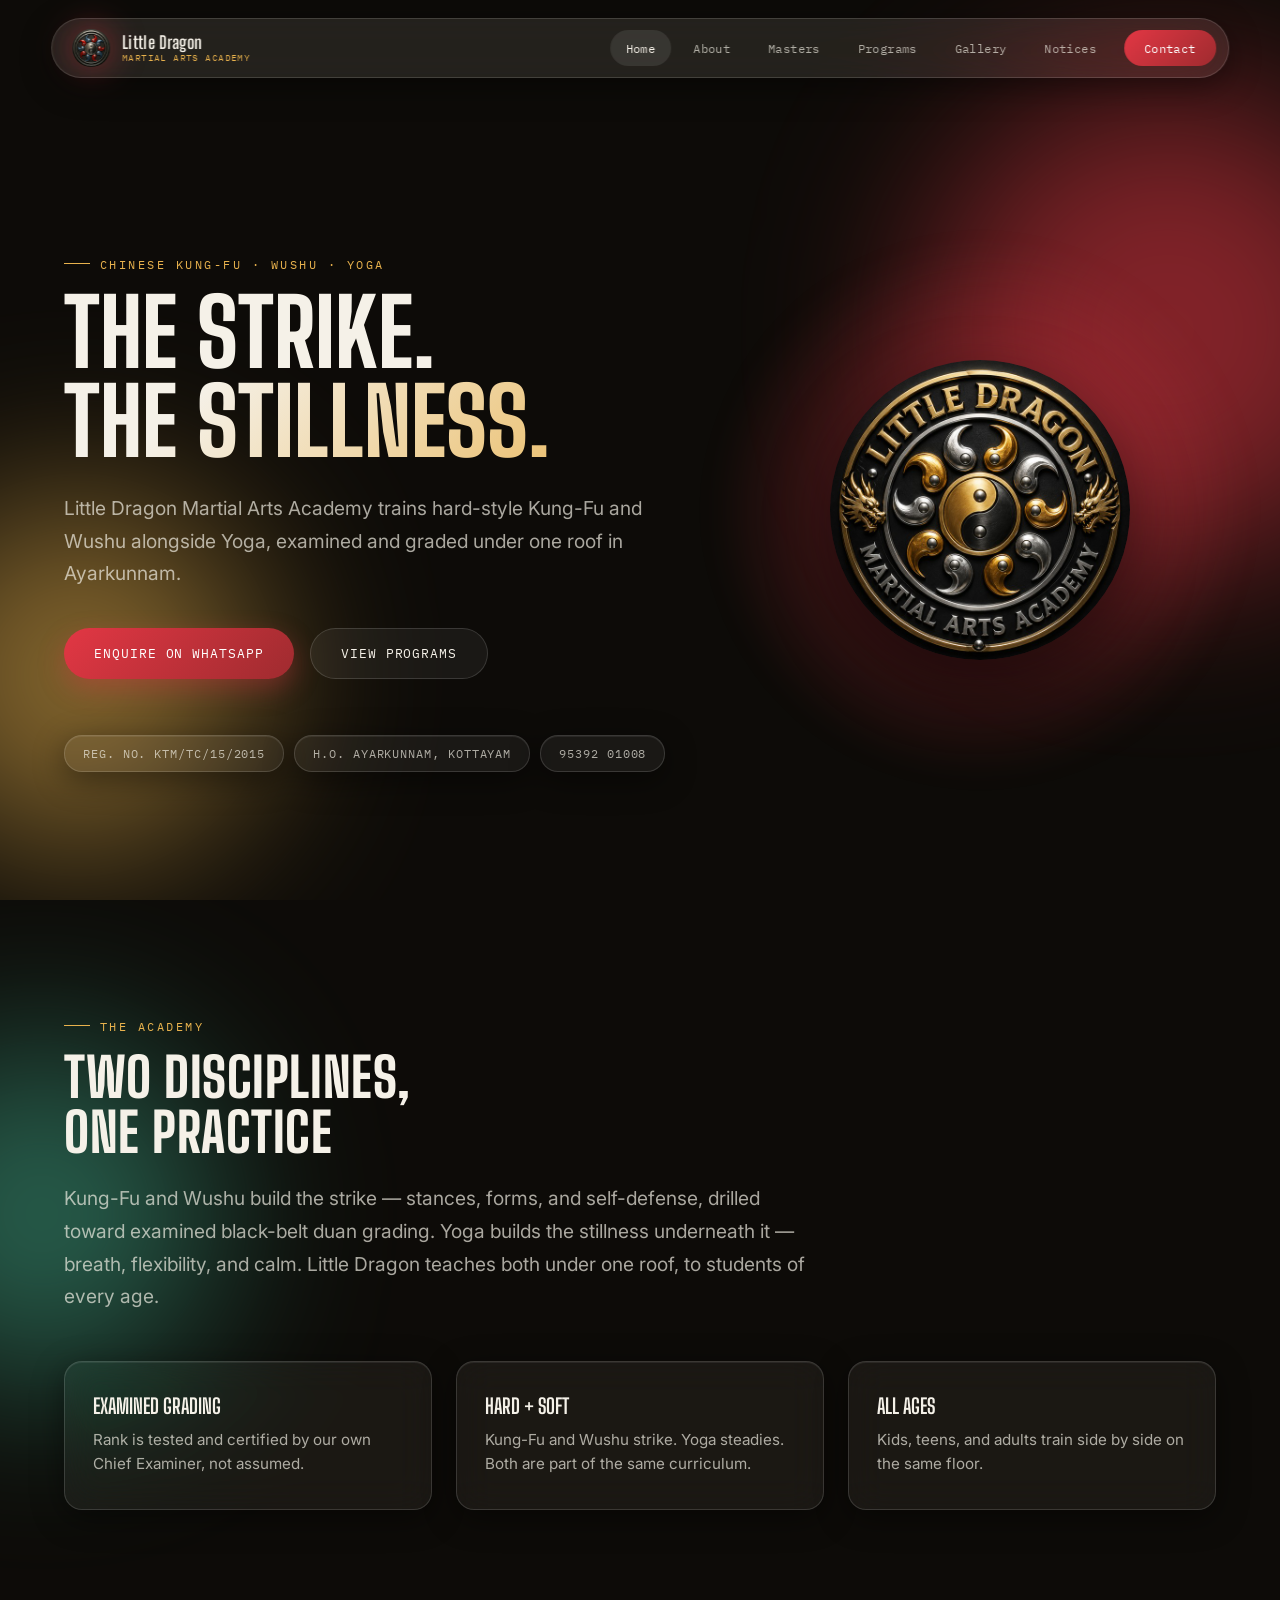
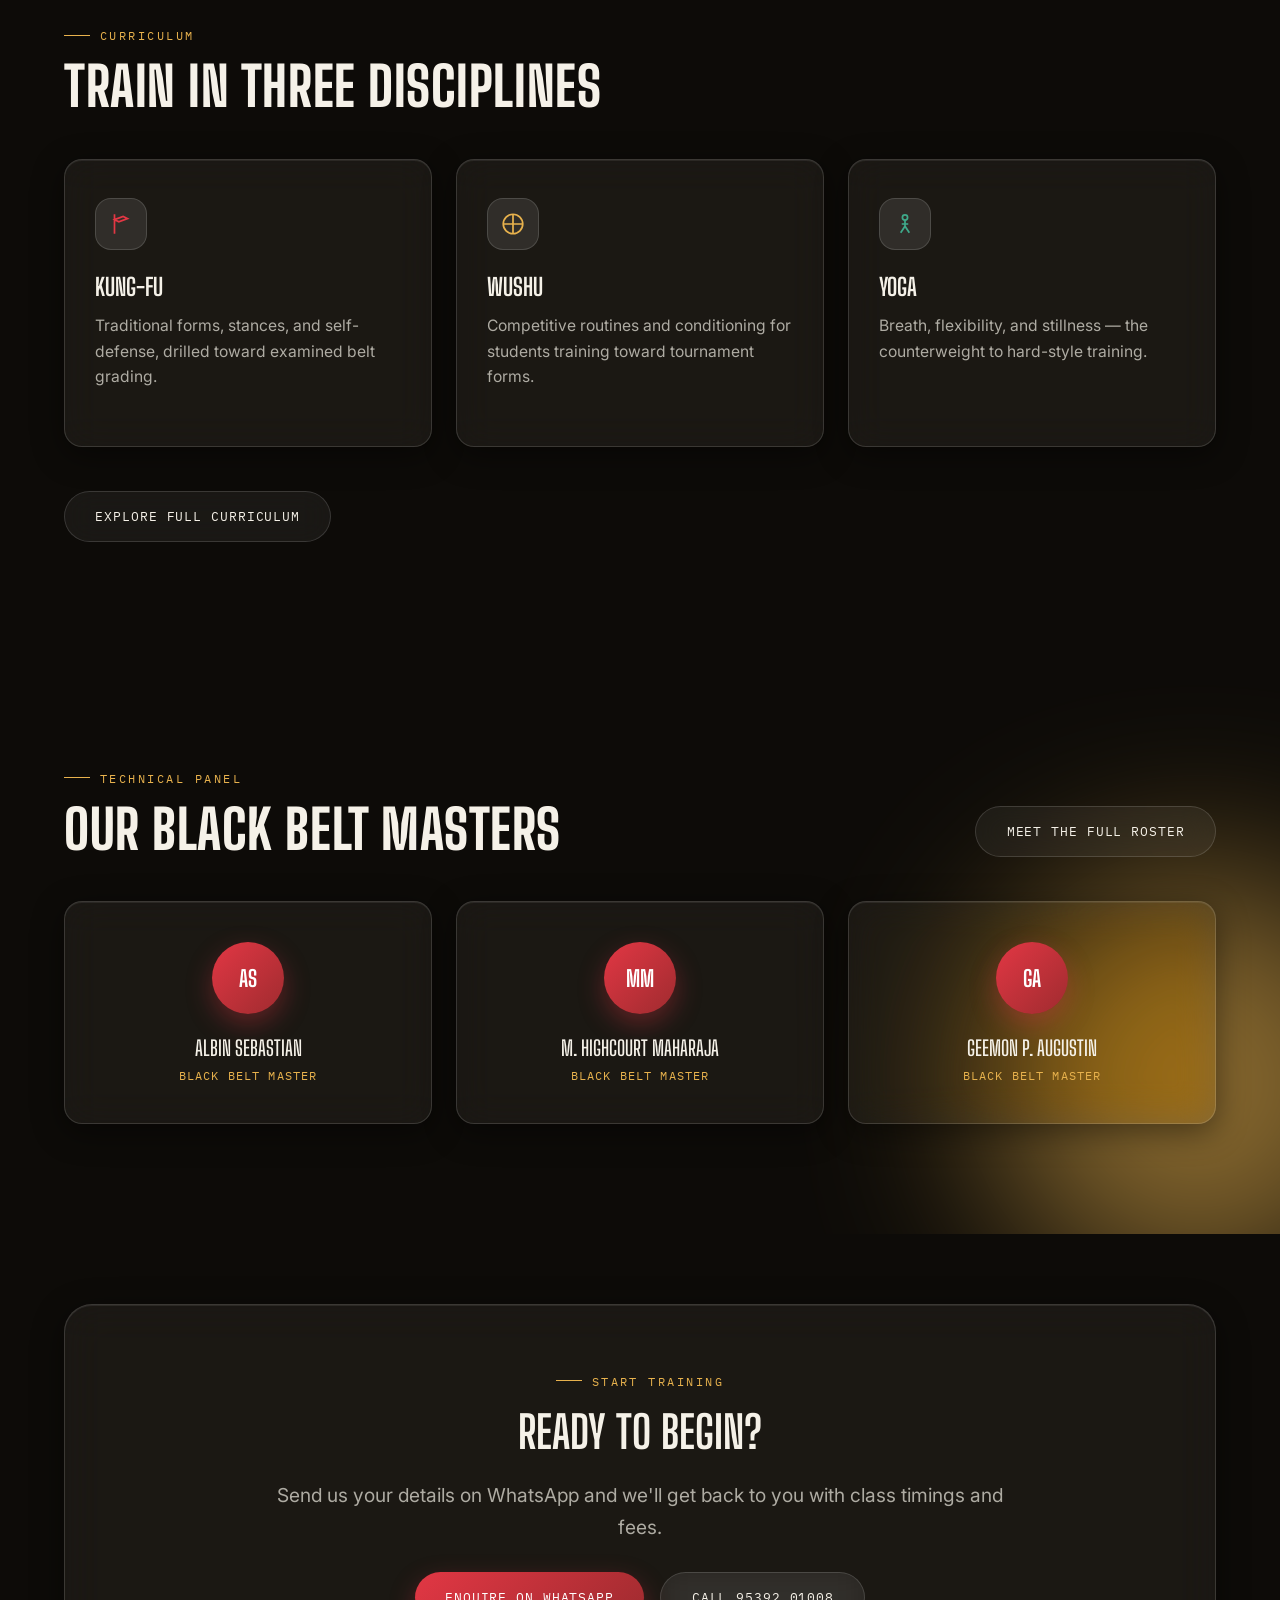
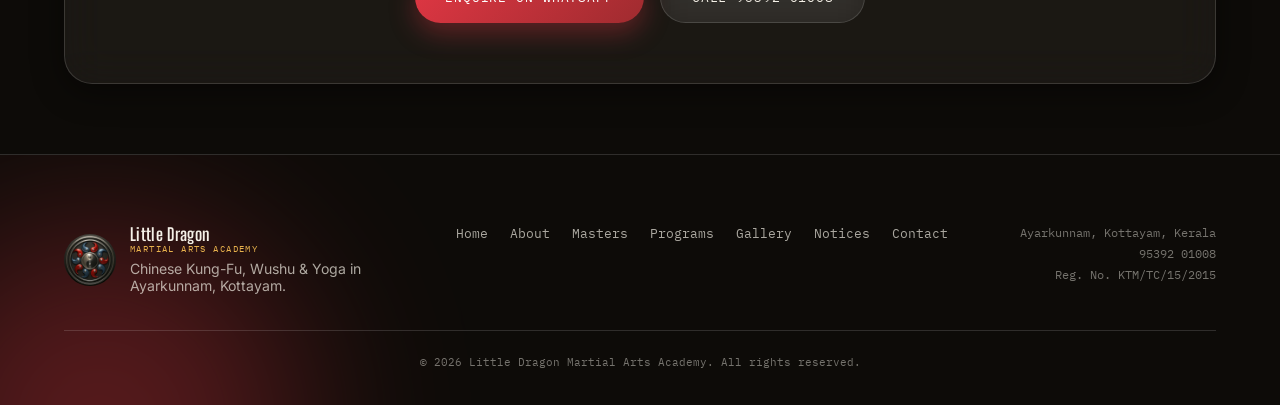
<file: index.html>
<!DOCTYPE html>
<html lang="en">
<head>
<meta charset="UTF-8">
<meta name="viewport" content="width=device-width, initial-scale=1">
<title>Little Dragon Martial Arts Academy | Chinese Kung-Fu, Wushu &amp; Yoga — Ayarkunnam</title>
<meta name="description" content="Little Dragon Martial Arts Academy in Ayarkunnam, Kottayam teaches Chinese Kung-Fu, Wushu and Yoga under certified black belt masters. Reg. No. KTM/TC/15/2015.">
<link rel="preconnect" href="https://fonts.googleapis.com">
<link rel="preconnect" href="https://fonts.gstatic.com" crossorigin>
<link href="https://fonts.googleapis.com/css2?family=Big+Shoulders+Display:wght@400;500;600;700;800;900&amp;family=Inter:wght@400;500;600;700&amp;family=IBM+Plex+Mono:wght@400;500;600&amp;display=swap" rel="stylesheet">
<link rel="stylesheet" href="css/style.css">
<link rel="icon" type="image/png" href="media/logo/favicon.png">
</head>
<body data-page="home">

<!-- ===== SPLASH (home page only) ===== -->
<div id="splash">
  <div class="glow-orb glow-crimson" style="width:420px;height:420px; top:-120px; left:-100px;"></div>
  <div class="glow-orb glow-gold" style="width:380px;height:380px; bottom:-140px; right:-100px;"></div>
  <span class="splash-logo"><img class="seal-mark" src="media/logo/logo-full.jpg" alt="Little Dragon Martial Arts Academy"></span>
  <h1 class="splash-name">Little Dragon</h1>
  <p class="splash-sub">Martial Arts Academy</p>
</div>

<!-- ===== NAV ===== -->
<nav id="nav">
  <div class="nav-inner">
    <a href="index.html" class="brand">
      <span class="logo-mark"><img class="seal-mark small" src="media/logo/logo-icon.jpg" alt="Little Dragon Martial Arts Academy"></span>
      <span class="brand-text">
        <span class="brand-name">Little Dragon</span>
        <span class="brand-sub">MARTIAL ARTS ACADEMY</span>
      </span>
    </a>
    <button id="navToggle" class="nav-toggle" aria-label="Toggle menu" aria-expanded="false">
      <span></span><span></span><span></span>
    </button>
    <div class="nav-links" id="navLinks">
      <a href="index.html" class="active">Home</a>
      <a href="about.html">About</a>
      <a href="masters.html">Masters</a>
      <a href="programs.html">Programs</a>
      <a href="gallery.html">Gallery</a>
      <a href="notices.html">Notices</a>
      <a href="contact.html" class="nav-cta">Contact</a>
    </div>
  </div>
</nav>

<!-- ===== HERO ===== -->
<header class="hero">
  <div class="glow-orb glow-crimson" style="width:480px;height:480px; top:10%; right:-10%;"></div>
  <div class="glow-orb glow-gold" style="width:360px;height:360px; bottom:5%; left:-8%;"></div>
  <div class="hero-inner">
    <div class="hero-text">
      <p class="eyebrow">Chinese Kung-Fu &middot; Wushu &middot; Yoga</p>
      <h1 class="hero-title">
        <span class="line line-1">The Strike.</span>
        <span class="line line-2 grad-text">The Stillness.</span>
      </h1>
      <p class="hero-sub">Little Dragon Martial Arts Academy trains hard-style Kung-Fu and Wushu alongside Yoga, examined and graded under one roof in Ayarkunnam.</p>
      <div class="hero-ctas">
        <a href="contact.html" class="btn btn-glow">Enquire on WhatsApp</a>
        <a href="programs.html" class="btn btn-glass">View Programs</a>
      </div>
      <div class="hero-stats">
        <div class="stat-strip">
          <span class="stat-chip glass-card" style="padding:10px 18px;">REG. NO. KTM/TC/15/2015</span>
          <span class="stat-chip glass-card" style="padding:10px 18px;">H.O. AYARKUNNAM, KOTTAYAM</span>
          <span class="stat-chip glass-card" style="padding:10px 18px;">95392 01008</span>
        </div>
      </div>
    </div>
    <div class="hero-visual">
      <span class="logo-mark"><img class="seal-mark large" src="media/logo/logo-full.jpg" alt="Little Dragon Martial Arts Academy"></span>
    </div>
  </div>
</header>

<main>

  <!-- ===== PILLARS ===== -->
  <section class="section">
    <div class="glow-orb glow-jade" style="width:340px;height:340px; top:20%; left:-10%;"></div>
    <div class="container">
      <div class="reveal">
        <p class="eyebrow">The Academy</p>
        <h2 class="section-title">Two Disciplines,<br>One Practice</h2>
        <p class="lead">Kung-Fu and Wushu build the strike — stances, forms, and self-defense, drilled toward examined black-belt duan grading. Yoga builds the stillness underneath it — breath, flexibility, and calm. Little Dragon teaches both under one roof, to students of every age.</p>
      </div>
      <div class="home-intro-grid stagger">
        <div class="glass-card reveal">
          <h3>Examined Grading</h3>
          <p>Rank is tested and certified by our own Chief Examiner, not assumed.</p>
        </div>
        <div class="glass-card reveal">
          <h3>Hard + Soft</h3>
          <p>Kung-Fu and Wushu strike. Yoga steadies. Both are part of the same curriculum.</p>
        </div>
        <div class="glass-card reveal">
          <h3>All Ages</h3>
          <p>Kids, teens, and adults train side by side on the same floor.</p>
        </div>
      </div>
    </div>
  </section>

  <!-- ===== PROGRAMS TEASER ===== -->
  <section class="section" style="padding-top:0;">
    <div class="container">
      <div class="reveal">
        <p class="eyebrow">Curriculum</p>
        <h2 class="section-title">Train In Three Disciplines</h2>
      </div>
      <div class="programs-grid stagger">
        <div class="program-card glass-card reveal">
          <div class="program-icon"><svg viewBox="0 0 24 24" fill="none" stroke="#E23744" stroke-width="1.6"><path d="M6 3v18M6 8l8-3 4 2-8 3z"/></svg></div>
          <h3>Kung-Fu</h3>
          <p>Traditional forms, stances, and self-defense, drilled toward examined belt grading.</p>
        </div>
        <div class="program-card glass-card reveal">
          <div class="program-icon"><svg viewBox="0 0 24 24" fill="none" stroke="#E8B24D" stroke-width="1.6"><circle cx="12" cy="12" r="9"/><path d="M12 3v18M3 12h18"/></svg></div>
          <h3>Wushu</h3>
          <p>Competitive routines and conditioning for students training toward tournament forms.</p>
        </div>
        <div class="program-card glass-card reveal">
          <div class="program-icon"><svg viewBox="0 0 24 24" fill="none" stroke="#3FA98A" stroke-width="1.6"><circle cx="12" cy="6" r="2.4"/><path d="M12 8.4V14M8 20l4-6 4 6M9 12h6"/></svg></div>
          <h3>Yoga</h3>
          <p>Breath, flexibility, and stillness — the counterweight to hard-style training.</p>
        </div>
      </div>
      <div style="margin-top:44px;">
        <a href="programs.html" class="btn btn-glass">Explore Full Curriculum</a>
      </div>
    </div>
  </section>

  <!-- ===== MASTERS TEASER ===== -->
  <section class="section">
    <div class="glow-orb glow-gold" style="width:420px;height:420px; bottom:-10%; right:-10%;"></div>
    <div class="container">
      <div class="reveal" style="display:flex; flex-wrap:wrap; justify-content:space-between; align-items:flex-end; gap:20px; margin-bottom:20px;">
        <div>
          <p class="eyebrow">Technical Panel</p>
          <h2 class="section-title" style="margin-bottom:0;">Our Black Belt Masters</h2>
        </div>
        <a href="masters.html" class="btn btn-glass">Meet the Full Roster</a>
      </div>
      <div class="masters-grid stagger">
        <div class="master-card glass-card reveal">
          <span class="master-badge">AS</span>
          <span class="master-name">Albin Sebastian</span>
          <span class="master-title">Black Belt Master</span>
        </div>
        <div class="master-card glass-card reveal">
          <span class="master-badge">MM</span>
          <span class="master-name">M. Highcourt Maharaja</span>
          <span class="master-title">Black Belt Master</span>
        </div>
        <div class="master-card glass-card reveal">
          <span class="master-badge">GA</span>
          <span class="master-name">Geemon P. Augustin</span>
          <span class="master-title">Black Belt Master</span>
        </div>
      </div>
    </div>
  </section>

  <!-- ===== FINAL CTA ===== -->
  <section class="section-sm">
    <div class="container">
      <div class="glass home-cta reveal">
        <p class="eyebrow" style="justify-content:center;">Start Training</p>
        <h2>Ready To Begin?</h2>
        <p class="lead" style="margin-inline:auto; text-align:center;">Send us your details on WhatsApp and we'll get back to you with class timings and fees.</p>
        <div class="btn-row" style="margin-top:28px;">
          <a href="contact.html" class="btn btn-glow">Enquire on WhatsApp</a>
          <a href="tel:+919539201008" class="btn btn-glass">Call 95392 01008</a>
        </div>
      </div>
    </div>
  </section>

</main>

<!-- ===== FOOTER ===== -->
<footer>
  <div class="glow-orb glow-crimson" style="width:400px;height:400px; bottom:-220px; left:-100px; opacity:.35;"></div>
  <div class="container">
    <div class="footer-inner">
      <div class="footer-brand">
        <img class="seal-mark medium" src="media/logo/logo-icon.jpg" alt="Little Dragon Martial Arts Academy">
        <div>
          <div class="brand-text">
            <span class="brand-name">Little Dragon</span>
            <span class="brand-sub">MARTIAL ARTS ACADEMY</span>
          </div>
          <p>Chinese Kung-Fu, Wushu &amp; Yoga in Ayarkunnam, Kottayam.</p>
        </div>
      </div>
      <nav class="footer-links">
        <a href="index.html">Home</a>
        <a href="about.html">About</a>
        <a href="masters.html">Masters</a>
        <a href="programs.html">Programs</a>
        <a href="gallery.html">Gallery</a>
        <a href="notices.html">Notices</a>
        <a href="contact.html">Contact</a>
      </nav>
      <div class="footer-meta">
        <span>Ayarkunnam, Kottayam, Kerala</span>
        <span>95392 01008</span>
        <span>Reg. No. KTM/TC/15/2015</span>
      </div>
    </div>
    <div class="footer-bottom">&copy; 2026 Little Dragon Martial Arts Academy. All rights reserved.</div>
  </div>
</footer>

<script src="js/main.js"></script>
</body>
</html>
</file>
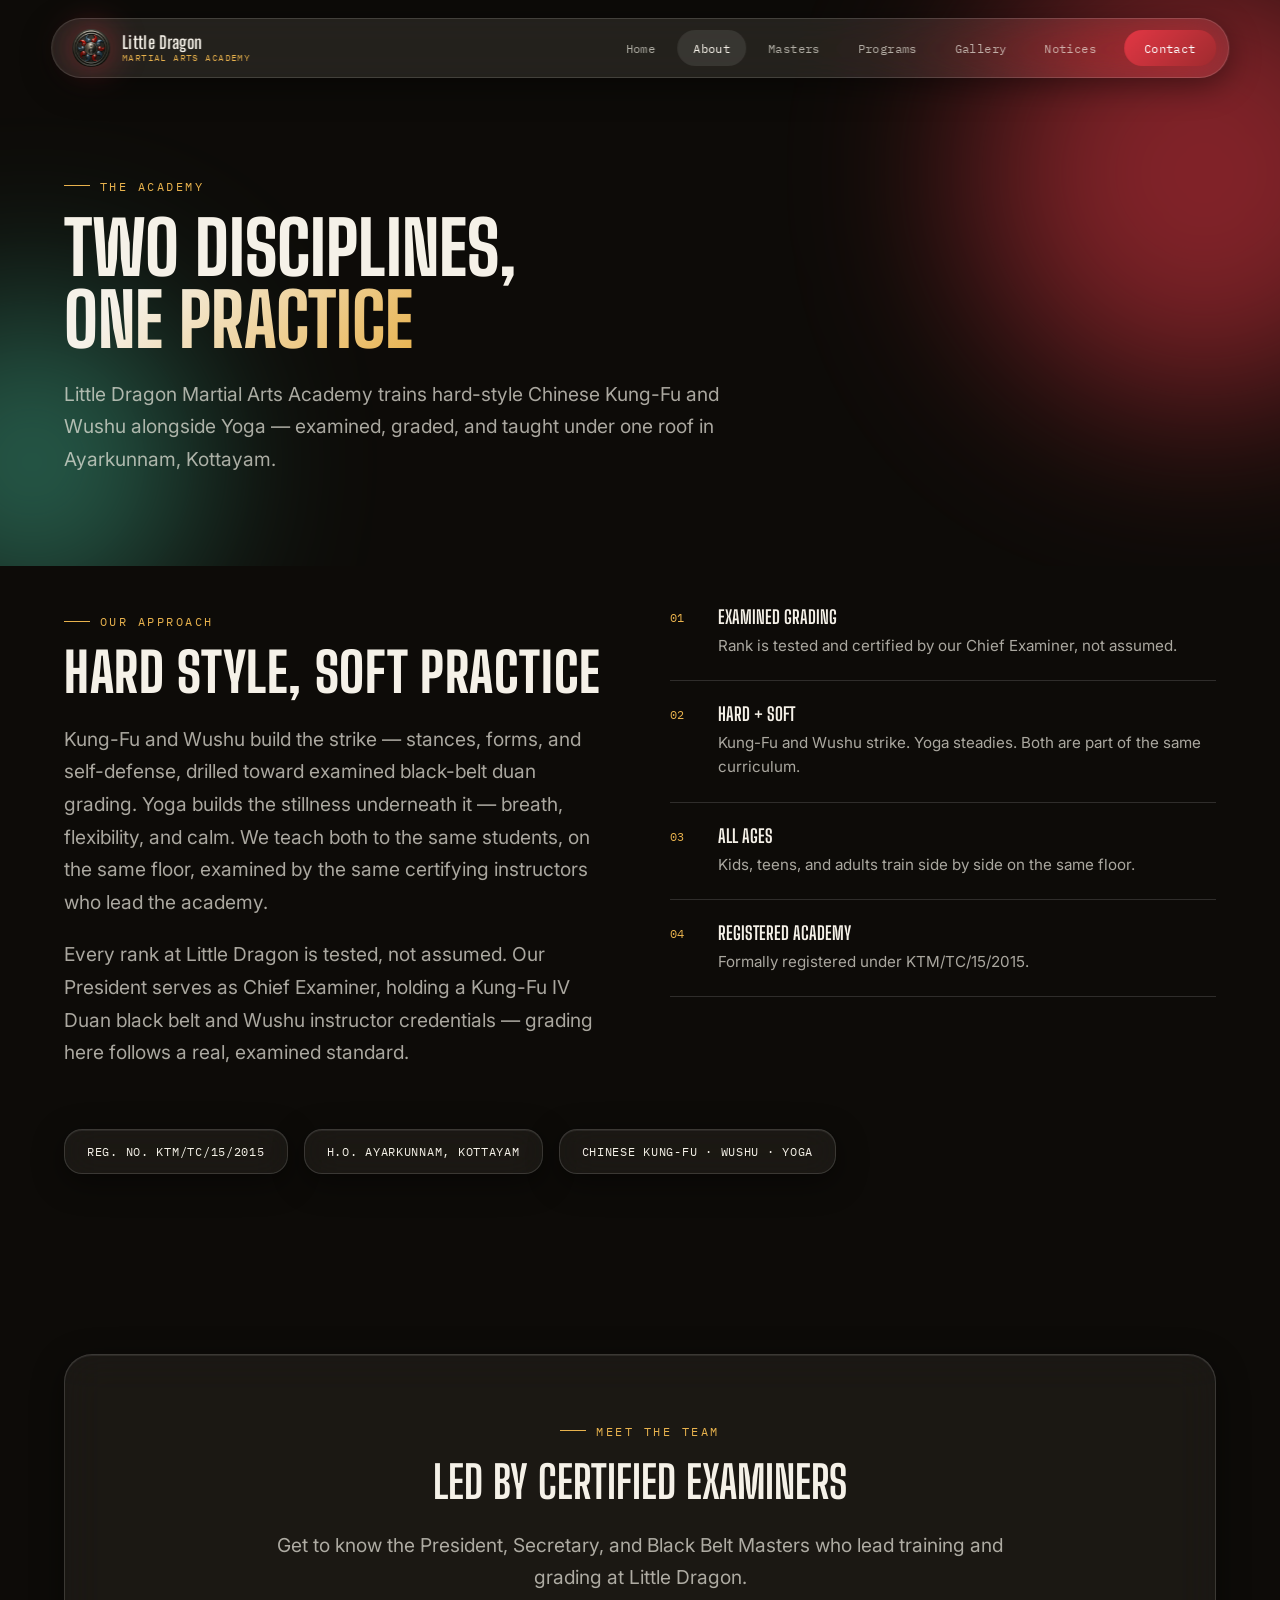
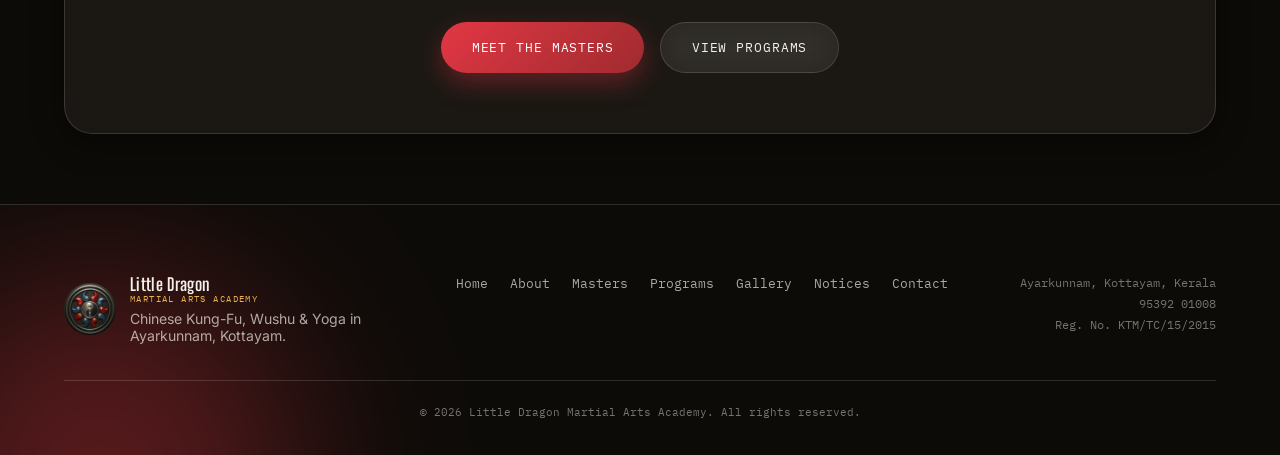
<file: about.html>
<!DOCTYPE html>
<html lang="en">
<head>
<meta charset="UTF-8">
<meta name="viewport" content="width=device-width, initial-scale=1">
<title>About | Little Dragon Martial Arts Academy</title>
<meta name="description" content="Little Dragon Martial Arts Academy in Ayarkunnam, Kottayam — Chinese Kung-Fu, Wushu and Yoga taught under one roof, examined and graded by certified black belt instructors.">
<link rel="preconnect" href="https://fonts.googleapis.com">
<link rel="preconnect" href="https://fonts.gstatic.com" crossorigin>
<link href="https://fonts.googleapis.com/css2?family=Big+Shoulders+Display:wght@400;500;600;700;800;900&amp;family=Inter:wght@400;500;600;700&amp;family=IBM+Plex+Mono:wght@400;500;600&amp;display=swap" rel="stylesheet">
<link rel="stylesheet" href="css/style.css">
<link rel="icon" type="image/png" href="media/logo/favicon.png">
</head>
<body data-page="about">

<nav id="nav">
  <div class="nav-inner">
    <a href="index.html" class="brand">
      <span class="logo-mark"><img class="seal-mark small" src="media/logo/logo-icon.jpg" alt="Little Dragon Martial Arts Academy"></span>
      <span class="brand-text">
        <span class="brand-name">Little Dragon</span>
        <span class="brand-sub">MARTIAL ARTS ACADEMY</span>
      </span>
    </a>
    <button id="navToggle" class="nav-toggle" aria-label="Toggle menu" aria-expanded="false">
      <span></span><span></span><span></span>
    </button>
    <div class="nav-links" id="navLinks">
      <a href="index.html">Home</a>
      <a href="about.html" class="active">About</a>
      <a href="masters.html">Masters</a>
      <a href="programs.html">Programs</a>
      <a href="gallery.html">Gallery</a>
      <a href="notices.html">Notices</a>
      <a href="contact.html" class="nav-cta">Contact</a>
    </div>
  </div>
</nav>

<header class="page-hero">
  <div class="glow-orb glow-crimson" style="width:460px;height:460px; top:-10%; right:-12%;"></div>
  <div class="glow-orb glow-jade" style="width:320px;height:320px; bottom:-10%; left:-10%;"></div>
  <div class="container">
    <div class="reveal">
      <p class="eyebrow">The Academy</p>
      <h1>Two Disciplines,<br><span class="grad-text">One Practice</span></h1>
      <p class="lead">Little Dragon Martial Arts Academy trains hard-style Chinese Kung-Fu and Wushu alongside Yoga — examined, graded, and taught under one roof in Ayarkunnam, Kottayam.</p>
    </div>
  </div>
</header>

<main>

  <section class="section" style="padding-top:20px;">
    <div class="container">
      <div class="about-grid">
        <div class="reveal">
          <p class="eyebrow">Our Approach</p>
          <h2 class="section-title">Hard Style, Soft Practice</h2>
          <p class="lead">Kung-Fu and Wushu build the strike — stances, forms, and self-defense, drilled toward examined black-belt duan grading. Yoga builds the stillness underneath it — breath, flexibility, and calm. We teach both to the same students, on the same floor, examined by the same certifying instructors who lead the academy.</p>
          <p class="lead" style="margin-top:20px;">Every rank at Little Dragon is tested, not assumed. Our President serves as Chief Examiner, holding a Kung-Fu IV Duan black belt and Wushu instructor credentials — grading here follows a real, examined standard.</p>
        </div>
        <div class="value-rows reveal">
          <div class="value-row">
            <span class="value-num">01</span>
            <div>
              <h4>Examined Grading</h4>
              <p>Rank is tested and certified by our Chief Examiner, not assumed.</p>
            </div>
          </div>
          <div class="value-row">
            <span class="value-num">02</span>
            <div>
              <h4>Hard + Soft</h4>
              <p>Kung-Fu and Wushu strike. Yoga steadies. Both are part of the same curriculum.</p>
            </div>
          </div>
          <div class="value-row">
            <span class="value-num">03</span>
            <div>
              <h4>All Ages</h4>
              <p>Kids, teens, and adults train side by side on the same floor.</p>
            </div>
          </div>
          <div class="value-row">
            <span class="value-num">04</span>
            <div>
              <h4>Registered Academy</h4>
              <p>Formally registered under KTM/TC/15/2015.</p>
            </div>
          </div>
        </div>
      </div>

      <div class="credential-strip reveal">
        <span class="credential-chip glass-card">REG. NO. KTM/TC/15/2015</span>
        <span class="credential-chip glass-card">H.O. AYARKUNNAM, KOTTAYAM</span>
        <span class="credential-chip glass-card">CHINESE KUNG-FU &middot; WUSHU &middot; YOGA</span>
      </div>
    </div>
  </section>

  <section class="section-sm">
    <div class="container">
      <div class="glass home-cta reveal">
        <p class="eyebrow" style="justify-content:center;">Meet The Team</p>
        <h2>Led By Certified Examiners</h2>
        <p class="lead" style="margin-inline:auto; text-align:center;">Get to know the President, Secretary, and Black Belt Masters who lead training and grading at Little Dragon.</p>
        <div class="btn-row" style="margin-top:28px;">
          <a href="masters.html" class="btn btn-glow">Meet The Masters</a>
          <a href="programs.html" class="btn btn-glass">View Programs</a>
        </div>
      </div>
    </div>
  </section>

</main>

<footer>
  <div class="glow-orb glow-crimson" style="width:400px;height:400px; bottom:-220px; left:-100px; opacity:.35;"></div>
  <div class="container">
    <div class="footer-inner">
      <div class="footer-brand">
        <img class="seal-mark medium" src="media/logo/logo-icon.jpg" alt="Little Dragon Martial Arts Academy">
        <div>
          <div class="brand-text">
            <span class="brand-name">Little Dragon</span>
            <span class="brand-sub">MARTIAL ARTS ACADEMY</span>
          </div>
          <p>Chinese Kung-Fu, Wushu &amp; Yoga in Ayarkunnam, Kottayam.</p>
        </div>
      </div>
      <nav class="footer-links">
        <a href="index.html">Home</a>
        <a href="about.html">About</a>
        <a href="masters.html">Masters</a>
        <a href="programs.html">Programs</a>
        <a href="gallery.html">Gallery</a>
        <a href="notices.html">Notices</a>
        <a href="contact.html">Contact</a>
      </nav>
      <div class="footer-meta">
        <span>Ayarkunnam, Kottayam, Kerala</span>
        <span>95392 01008</span>
        <span>Reg. No. KTM/TC/15/2015</span>
      </div>
    </div>
    <div class="footer-bottom">&copy; 2026 Little Dragon Martial Arts Academy. All rights reserved.</div>
  </div>
</footer>

<script src="js/main.js"></script>
</body>
</html>
</file>
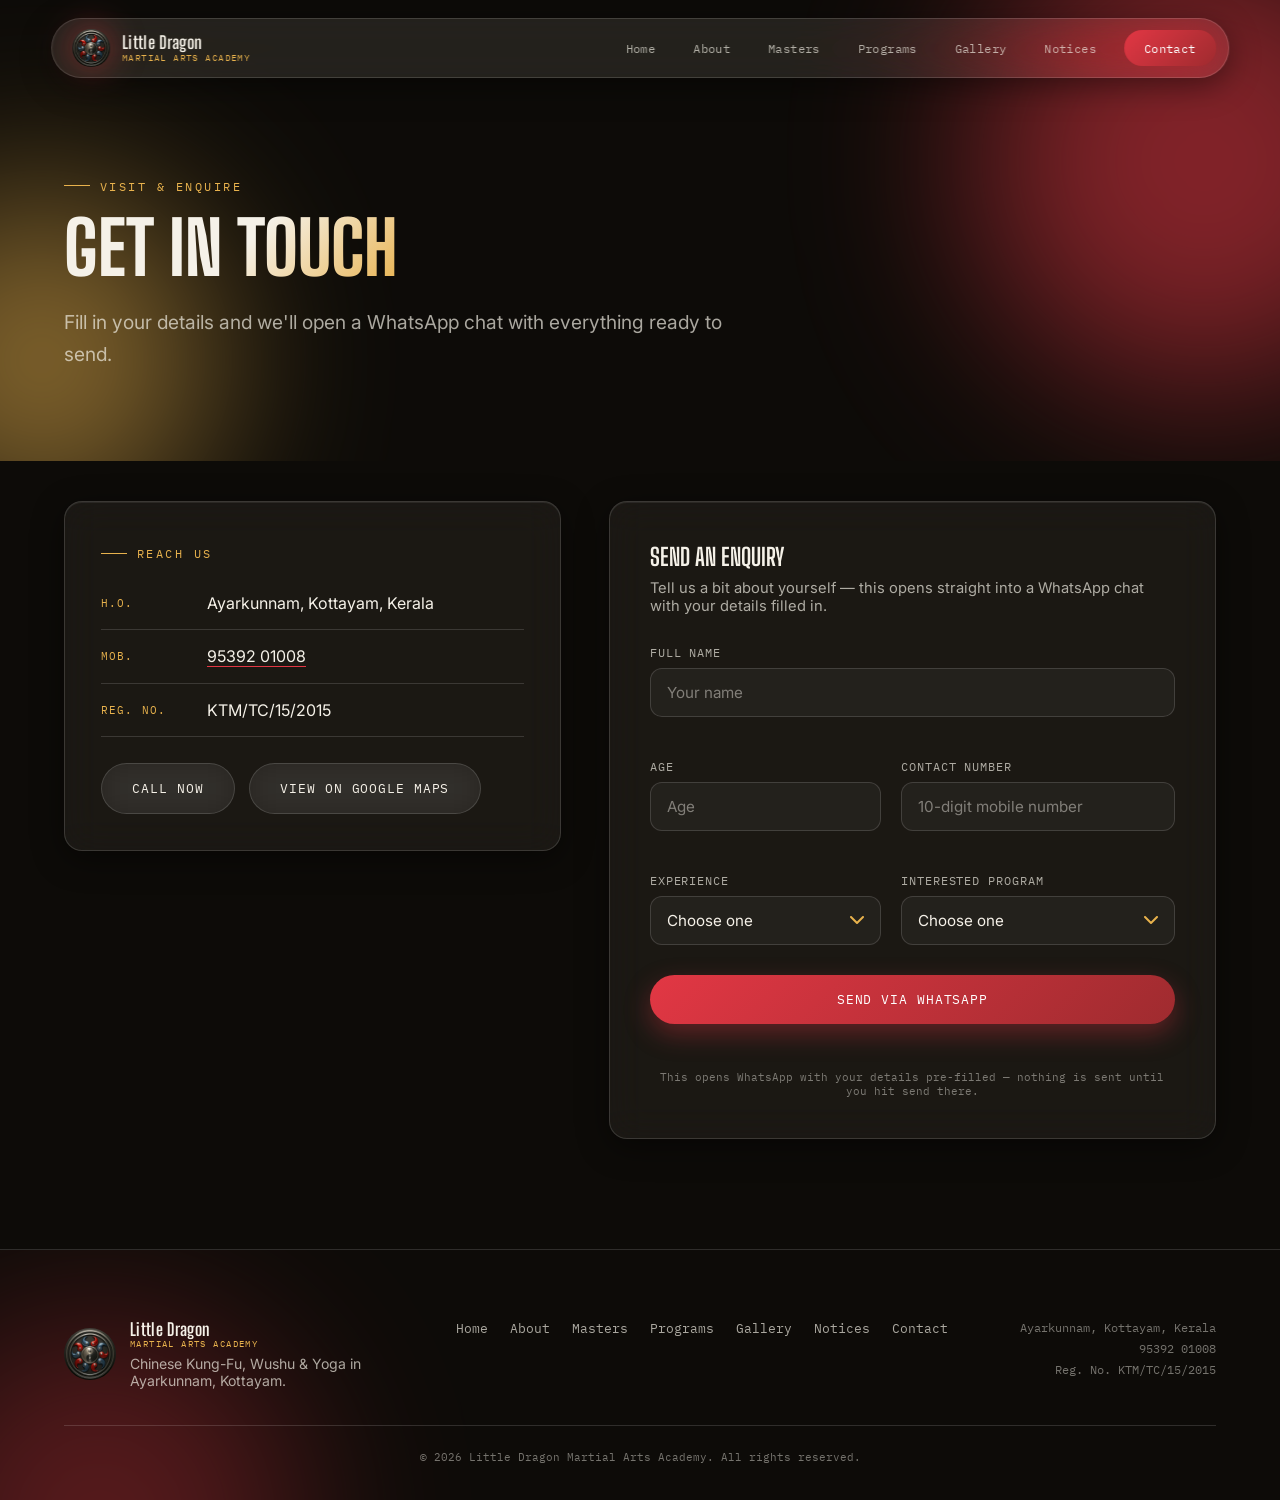
<file: contact.html>
<!DOCTYPE html>
<html lang="en">
<head>
<meta charset="UTF-8">
<meta name="viewport" content="width=device-width, initial-scale=1">
<title>Contact | Little Dragon Martial Arts Academy</title>
<meta name="description" content="Get in touch with Little Dragon Martial Arts Academy, Ayarkunnam. Send your enquiry straight to our WhatsApp.">
<link rel="preconnect" href="https://fonts.googleapis.com">
<link rel="preconnect" href="https://fonts.gstatic.com" crossorigin>
<link href="https://fonts.googleapis.com/css2?family=Big+Shoulders+Display:wght@400;500;600;700;800;900&amp;family=Inter:wght@400;500;600;700&amp;family=IBM+Plex+Mono:wght@400;500;600&amp;display=swap" rel="stylesheet">
<link rel="stylesheet" href="css/style.css">
<link rel="icon" type="image/png" href="media/logo/favicon.png">
</head>
<body data-page="contact">

<nav id="nav">
  <div class="nav-inner">
    <a href="index.html" class="brand">
      <span class="logo-mark"><img class="seal-mark small" src="media/logo/logo-icon.jpg" alt="Little Dragon Martial Arts Academy"></span>
      <span class="brand-text">
        <span class="brand-name">Little Dragon</span>
        <span class="brand-sub">MARTIAL ARTS ACADEMY</span>
      </span>
    </a>
    <button id="navToggle" class="nav-toggle" aria-label="Toggle menu" aria-expanded="false">
      <span></span><span></span><span></span>
    </button>
    <div class="nav-links" id="navLinks">
      <a href="index.html">Home</a>
      <a href="about.html">About</a>
      <a href="masters.html">Masters</a>
      <a href="programs.html">Programs</a>
      <a href="gallery.html">Gallery</a>
      <a href="notices.html">Notices</a>
      <a href="contact.html" class="nav-cta active">Contact</a>
    </div>
  </div>
</nav>

<header class="page-hero">
  <div class="glow-orb glow-crimson" style="width:460px;height:460px; top:-15%; right:-12%;"></div>
  <div class="glow-orb glow-gold" style="width:340px;height:340px; bottom:-15%; left:-10%;"></div>
  <div class="container">
    <div class="reveal">
      <p class="eyebrow">Visit &amp; Enquire</p>
      <h1>Get In <span class="grad-text">Touch</span></h1>
      <p class="lead">Fill in your details and we'll open a WhatsApp chat with everything ready to send.</p>
    </div>
  </div>
</header>

<main>
  <section class="section" style="padding-top:20px;">
    <div class="container">
      <div class="contact-layout">

        <div class="contact-info-card glass-card reveal">
          <p class="eyebrow">Reach Us</p>
          <div class="info-row"><span class="info-label">H.O.</span><span>Ayarkunnam, Kottayam, Kerala</span></div>
          <div class="info-row"><span class="info-label">Mob.</span><a href="tel:+919539201008">95392 01008</a></div>
          <div class="info-row"><span class="info-label">Reg. No.</span><span>KTM/TC/15/2015</span></div>
          <div class="btn-row">
            <a href="tel:+919539201008" class="btn btn-glass">Call Now</a>
            <a href="https://maps.app.goo.gl/yGZYramt4e4B1hnu8?g_st=ac" class="btn btn-glass">
  View on Google Maps
            </a>
          </div>
        </div>

        <div class="enquiry-card glass-card reveal">
          <h3>Send An Enquiry</h3>
          <p>Tell us a bit about yourself — this opens straight into a WhatsApp chat with your details filled in.</p>

          <form id="enquiryForm" novalidate>
            <div class="form-grid">
              <div class="form-field full">
                <label for="fName">Full Name</label>
                <input type="text" id="fName" name="name" placeholder="Your name" autocomplete="name">
                <span class="form-error" id="err-name"></span>
              </div>

              <div class="form-field">
                <label for="fAge">Age</label>
                <input type="number" id="fAge" name="age" min="3" max="99" placeholder="Age" autocomplete="off">
                <span class="form-error" id="err-age"></span>
              </div>

              <div class="form-field">
                <label for="fPhone">Contact Number</label>
                <input type="tel" id="fPhone" name="phone" placeholder="10-digit mobile number" autocomplete="tel">
                <span class="form-error" id="err-phone"></span>
              </div>

              <div class="form-field">
                <label for="fExperience">Experience</label>
                <select id="fExperience" name="experience">
                  <option value="" disabled selected>Choose one</option>
                  <option value="New to martial arts">New to martial arts</option>
                  <option value="Some experience">Some experience</option>
                  <option value="Experienced practitioner">Experienced practitioner</option>
                  <option value="Returning student">Returning student</option>
                </select>
                <span class="form-error" id="err-experience"></span>
              </div>

              <div class="form-field">
                <label for="fProgram">Interested Program</label>
                <select id="fProgram" name="program">
                  <option value="" disabled selected>Choose one</option>
                  <option value="Kung-Fu">Kung-Fu</option>
                  <option value="Wushu">Wushu</option>
                  <option value="Yoga">Yoga</option>
                  <option value="Not sure yet">Not sure yet</option>
                </select>
                <span class="form-error" id="err-program"></span>
              </div>
            </div>

            <button type="submit" class="btn btn-glow form-submit">Send via WhatsApp</button>
            <p class="form-status" id="formStatus"></p>
            <p class="form-note">This opens WhatsApp with your details pre-filled — nothing is sent until you hit send there.</p>
          </form>
        </div>

      </div>
    </div>
  </section>
</main>

<footer>
  <div class="glow-orb glow-crimson" style="width:400px;height:400px; bottom:-220px; left:-100px; opacity:.35;"></div>
  <div class="container">
    <div class="footer-inner">
      <div class="footer-brand">
        <img class="seal-mark medium" src="media/logo/logo-icon.jpg" alt="Little Dragon Martial Arts Academy">
        <div>
          <div class="brand-text">
            <span class="brand-name">Little Dragon</span>
            <span class="brand-sub">MARTIAL ARTS ACADEMY</span>
          </div>
          <p>Chinese Kung-Fu, Wushu &amp; Yoga in Ayarkunnam, Kottayam.</p>
        </div>
      </div>
      <nav class="footer-links">
        <a href="index.html">Home</a>
        <a href="about.html">About</a>
        <a href="masters.html">Masters</a>
        <a href="programs.html">Programs</a>
        <a href="gallery.html">Gallery</a>
        <a href="notices.html">Notices</a>
        <a href="contact.html">Contact</a>
      </nav>
      <div class="footer-meta">
        <span>Ayarkunnam, Kottayam, Kerala</span>
        <span>95392 01008</span>
        <span>Reg. No. KTM/TC/15/2015</span>
      </div>
    </div>
    <div class="footer-bottom">&copy; 2026 Little Dragon Martial Arts Academy. All rights reserved.</div>
  </div>
</footer>

<script src="js/contact.js"></script>
<script src="js/main.js"></script>
</body>
</html>
</file>
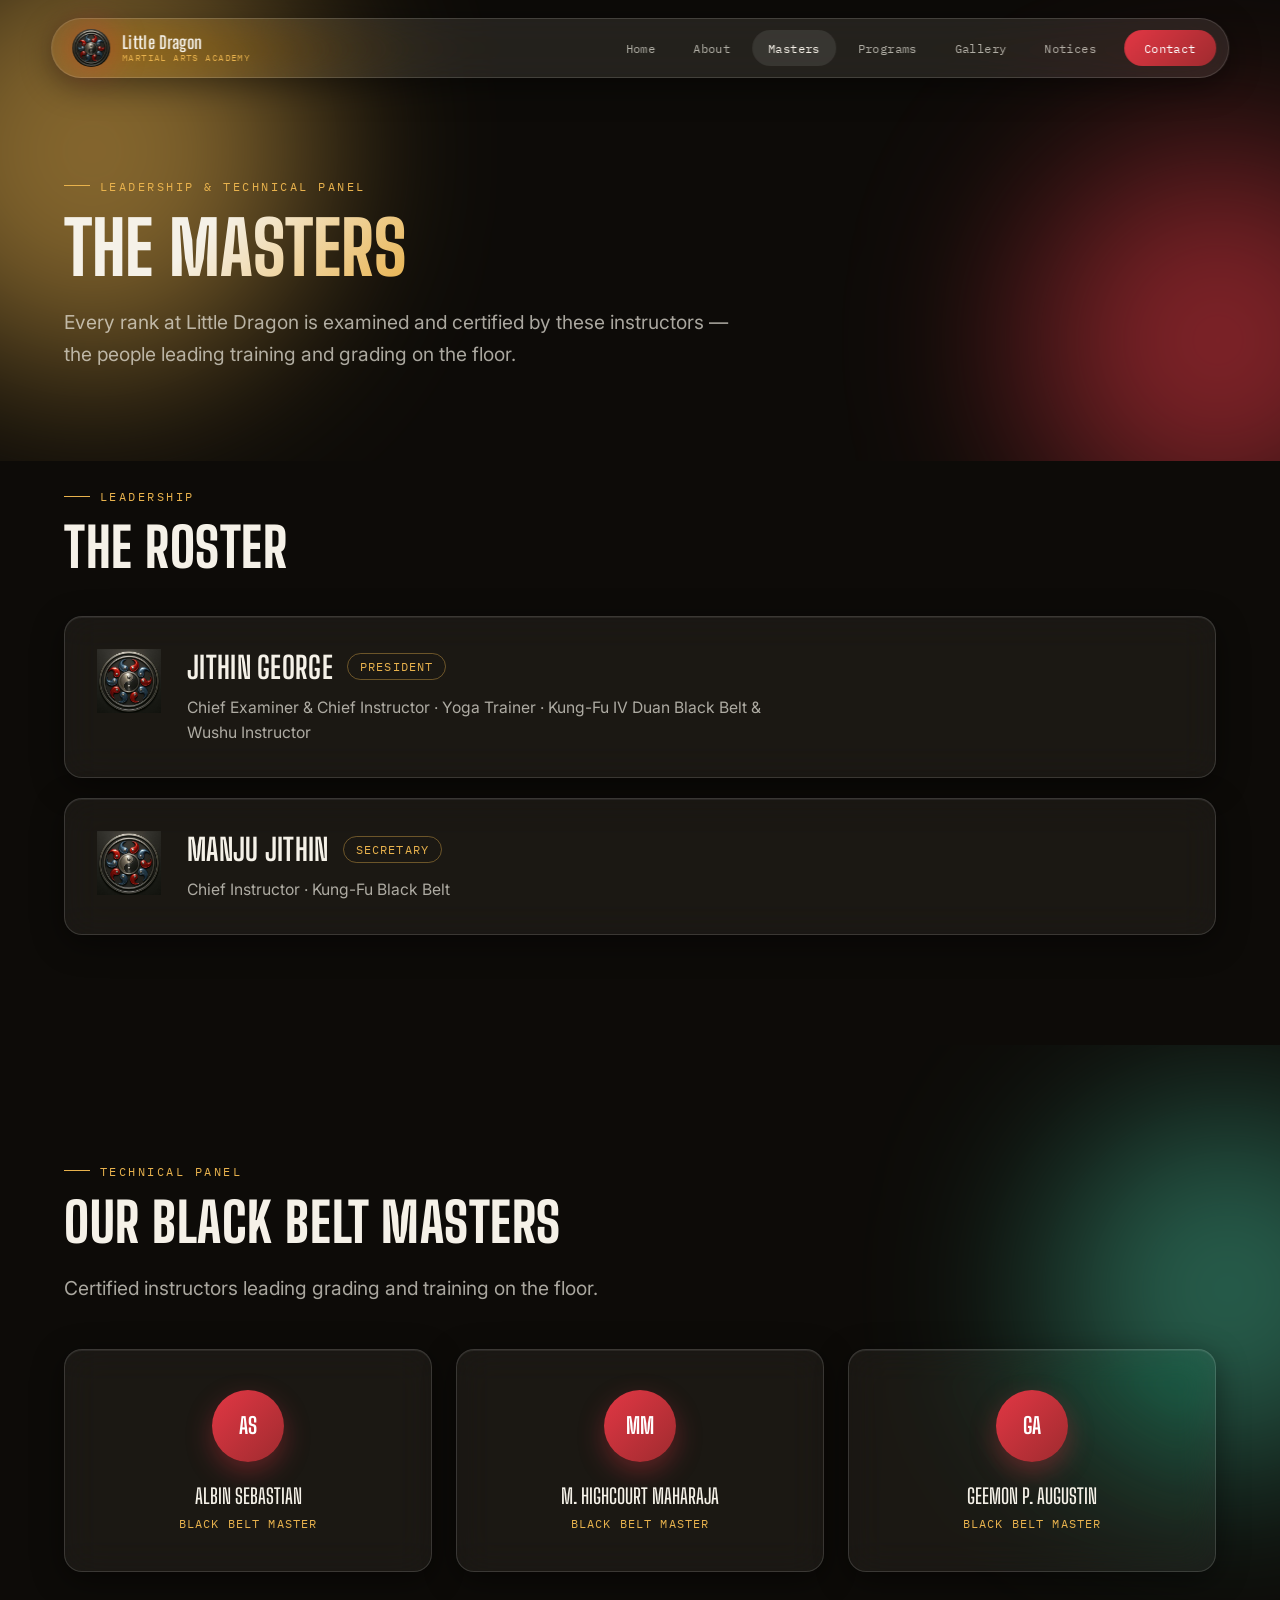
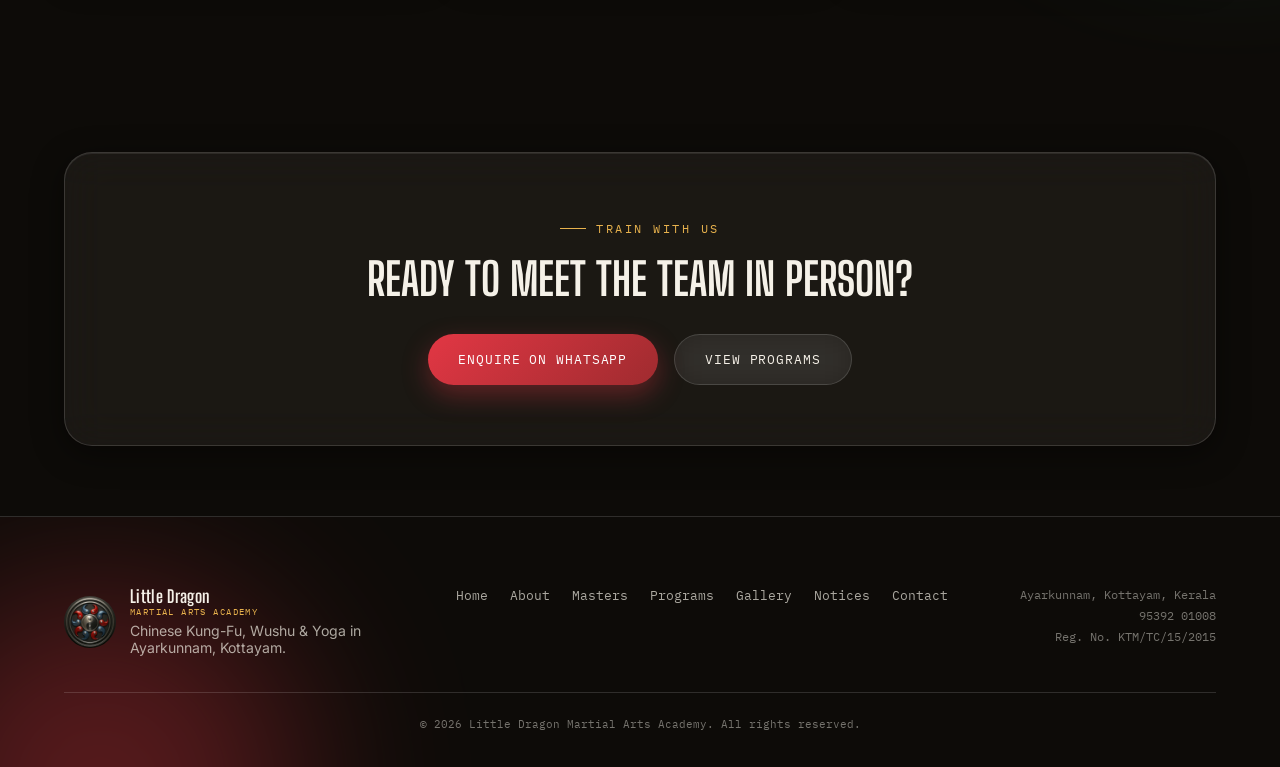
<file: masters.html>
<!DOCTYPE html>
<html lang="en">
<head>
<meta charset="UTF-8">
<meta name="viewport" content="width=device-width, initial-scale=1">
<title>Masters | Little Dragon Martial Arts Academy</title>
<meta name="description" content="Meet the President, Secretary, and Black Belt Masters leading training and grading at Little Dragon Martial Arts Academy, Ayarkunnam.">
<link rel="preconnect" href="https://fonts.googleapis.com">
<link rel="preconnect" href="https://fonts.gstatic.com" crossorigin>
<link href="https://fonts.googleapis.com/css2?family=Big+Shoulders+Display:wght@400;500;600;700;800;900&amp;family=Inter:wght@400;500;600;700&amp;family=IBM+Plex+Mono:wght@400;500;600&amp;display=swap" rel="stylesheet">
<link rel="stylesheet" href="css/style.css">
<link rel="icon" type="image/png" href="media/logo/favicon.png">
</head>
<body data-page="masters">

<nav id="nav">
  <div class="nav-inner">
    <a href="index.html" class="brand">
      <span class="logo-mark"><img class="seal-mark small" src="media/logo/logo-icon.jpg" alt="Little Dragon Martial Arts Academy"></span>
      <span class="brand-text">
        <span class="brand-name">Little Dragon</span>
        <span class="brand-sub">MARTIAL ARTS ACADEMY</span>
      </span>
    </a>
    <button id="navToggle" class="nav-toggle" aria-label="Toggle menu" aria-expanded="false">
      <span></span><span></span><span></span>
    </button>
    <div class="nav-links" id="navLinks">
      <a href="index.html">Home</a>
      <a href="about.html">About</a>
      <a href="masters.html" class="active">Masters</a>
      <a href="programs.html">Programs</a>
      <a href="gallery.html">Gallery</a>
      <a href="notices.html">Notices</a>
      <a href="contact.html" class="nav-cta">Contact</a>
    </div>
  </div>
</nav>

<header class="page-hero">
  <div class="glow-orb glow-gold" style="width:440px;height:440px; top:-15%; left:-10%;"></div>
  <div class="glow-orb glow-crimson" style="width:380px;height:380px; bottom:-15%; right:-10%;"></div>
  <div class="container">
    <div class="reveal">
      <p class="eyebrow">Leadership &amp; Technical Panel</p>
      <h1>The <span class="grad-text">Masters</span></h1>
      <p class="lead">Every rank at Little Dragon is examined and certified by these instructors — the people leading training and grading on the floor.</p>
    </div>
  </div>
</header>

<main>

  <section class="section" style="padding-top:20px;">
    <div class="container">
      <div class="reveal">
        <p class="eyebrow">Leadership</p>
        <h2 class="section-title">The Roster</h2>
      </div>
      <div class="roster-list">
        <div class="roster-row glass-card reveal">
          <img class="roster-seal" src="media/logo/logo-icon.jpg" alt="">
          <div>
            <div class="roster-main">
              <span class="roster-name">Jithin George</span>
              <span class="roster-role">President</span>
            </div>
            <p class="roster-cred">Chief Examiner &amp; Chief Instructor &middot; Yoga Trainer &middot; Kung-Fu IV Duan Black Belt &amp; Wushu Instructor</p>
          </div>
        </div>
        <div class="roster-row glass-card reveal">
          <img class="roster-seal" src="media/logo/logo-icon.jpg" alt="">
          <div>
            <div class="roster-main">
              <span class="roster-name">Manju Jithin</span>
              <span class="roster-role">Secretary</span>
            </div>
            <p class="roster-cred">Chief Instructor &middot; Kung-Fu Black Belt</p>
          </div>
        </div>
      </div>
    </div>
  </section>

  <section class="section">
    <div class="glow-orb glow-jade" style="width:360px;height:360px; top:10%; right:-10%;"></div>
    <div class="container">
      <div class="reveal">
        <p class="eyebrow">Technical Panel</p>
        <h2 class="section-title">Our Black Belt Masters</h2>
        <p class="lead">Certified instructors leading grading and training on the floor.</p>
      </div>
      <div class="masters-grid stagger">
        <div class="master-card glass-card reveal">
          <span class="master-badge">AS</span>
          <span class="master-name">Albin Sebastian</span>
          <span class="master-title">Black Belt Master</span>
        </div>
        <div class="master-card glass-card reveal">
          <span class="master-badge">MM</span>
          <span class="master-name">M. Highcourt Maharaja</span>
          <span class="master-title">Black Belt Master</span>
        </div>
        <div class="master-card glass-card reveal">
          <span class="master-badge">GA</span>
          <span class="master-name">Geemon P. Augustin</span>
          <span class="master-title">Black Belt Master</span>
        </div>
      </div>
    </div>
  </section>

  <section class="section-sm">
    <div class="container">
      <div class="glass home-cta reveal">
        <p class="eyebrow" style="justify-content:center;">Train With Us</p>
        <h2>Ready To Meet The Team In Person?</h2>
        <div class="btn-row" style="margin-top:28px;">
          <a href="contact.html" class="btn btn-glow">Enquire on WhatsApp</a>
          <a href="programs.html" class="btn btn-glass">View Programs</a>
        </div>
      </div>
    </div>
  </section>

</main>

<footer>
  <div class="glow-orb glow-crimson" style="width:400px;height:400px; bottom:-220px; left:-100px; opacity:.35;"></div>
  <div class="container">
    <div class="footer-inner">
      <div class="footer-brand">
        <img class="seal-mark medium" src="media/logo/logo-icon.jpg" alt="Little Dragon Martial Arts Academy">
        <div>
          <div class="brand-text">
            <span class="brand-name">Little Dragon</span>
            <span class="brand-sub">MARTIAL ARTS ACADEMY</span>
          </div>
          <p>Chinese Kung-Fu, Wushu &amp; Yoga in Ayarkunnam, Kottayam.</p>
        </div>
      </div>
      <nav class="footer-links">
        <a href="index.html">Home</a>
        <a href="about.html">About</a>
        <a href="masters.html">Masters</a>
        <a href="programs.html">Programs</a>
        <a href="gallery.html">Gallery</a>
        <a href="notices.html">Notices</a>
        <a href="contact.html">Contact</a>
      </nav>
      <div class="footer-meta">
        <span>Ayarkunnam, Kottayam, Kerala</span>
        <span>95392 01008</span>
        <span>Reg. No. KTM/TC/15/2015</span>
      </div>
    </div>
    <div class="footer-bottom">&copy; 2026 Little Dragon Martial Arts Academy. All rights reserved.</div>
  </div>
</footer>

<script src="js/main.js"></script>
</body>
</html>
</file>
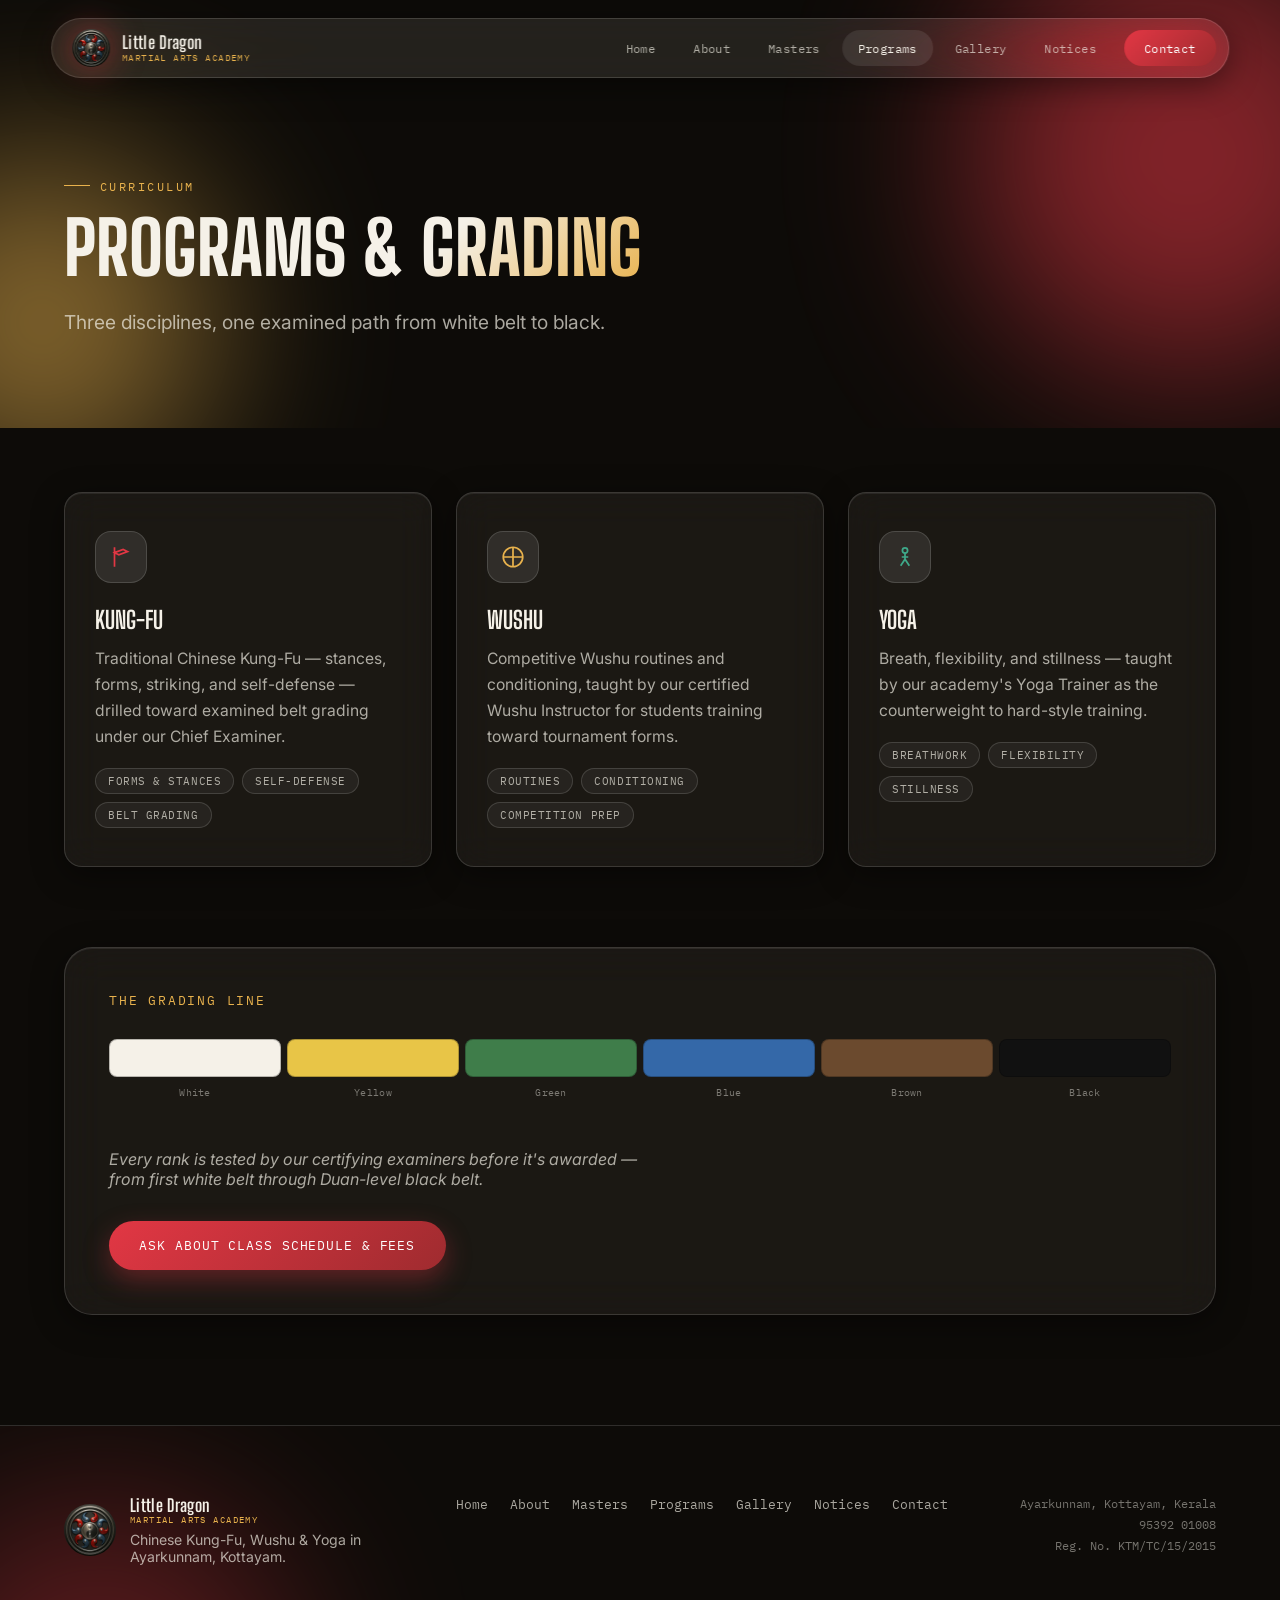
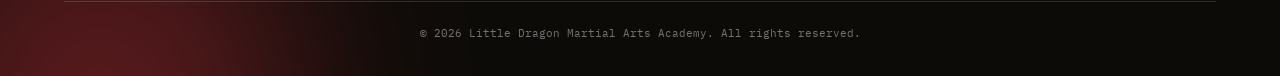
<file: programs.html>
<!DOCTYPE html>
<html lang="en">
<head>
<meta charset="UTF-8">
<meta name="viewport" content="width=device-width, initial-scale=1">
<title>Programs &amp; Grading | Little Dragon Martial Arts Academy</title>
<meta name="description" content="Kung-Fu, Wushu and Yoga programs at Little Dragon Martial Arts Academy, Ayarkunnam — with an examined belt grading system from white to black.">
<link rel="preconnect" href="https://fonts.googleapis.com">
<link rel="preconnect" href="https://fonts.gstatic.com" crossorigin>
<link href="https://fonts.googleapis.com/css2?family=Big+Shoulders+Display:wght@400;500;600;700;800;900&amp;family=Inter:wght@400;500;600;700&amp;family=IBM+Plex+Mono:wght@400;500;600&amp;display=swap" rel="stylesheet">
<link rel="stylesheet" href="css/style.css">
<link rel="icon" type="image/png" href="media/logo/favicon.png">
</head>
<body data-page="programs">

<nav id="nav">
  <div class="nav-inner">
    <a href="index.html" class="brand">
      <span class="logo-mark"><img class="seal-mark small" src="media/logo/logo-icon.jpg" alt="Little Dragon Martial Arts Academy"></span>
      <span class="brand-text">
        <span class="brand-name">Little Dragon</span>
        <span class="brand-sub">MARTIAL ARTS ACADEMY</span>
      </span>
    </a>
    <button id="navToggle" class="nav-toggle" aria-label="Toggle menu" aria-expanded="false">
      <span></span><span></span><span></span>
    </button>
    <div class="nav-links" id="navLinks">
      <a href="index.html">Home</a>
      <a href="about.html">About</a>
      <a href="masters.html">Masters</a>
      <a href="programs.html" class="active">Programs</a>
      <a href="gallery.html">Gallery</a>
      <a href="notices.html">Notices</a>
      <a href="contact.html" class="nav-cta">Contact</a>
    </div>
  </div>
</nav>

<header class="page-hero">
  <div class="glow-orb glow-crimson" style="width:440px;height:440px; top:-15%; right:-10%;"></div>
  <div class="glow-orb glow-gold" style="width:340px;height:340px; bottom:-15%; left:-10%;"></div>
  <div class="container">
    <div class="reveal">
      <p class="eyebrow">Curriculum</p>
      <h1>Programs &amp; <span class="grad-text">Grading</span></h1>
      <p class="lead">Three disciplines, one examined path from white belt to black.</p>
    </div>
  </div>
</header>

<main>

  <section class="section" style="padding-top:20px;">
    <div class="container">
      <div class="programs-grid stagger">
        <div class="program-card glass-card reveal">
          <div class="program-icon"><svg viewBox="0 0 24 24" fill="none" stroke="#E23744" stroke-width="1.6"><path d="M6 3v18M6 8l8-3 4 2-8 3z"/></svg></div>
          <h3>Kung-Fu</h3>
          <p>Traditional Chinese Kung-Fu — stances, forms, striking, and self-defense — drilled toward examined belt grading under our Chief Examiner.</p>
          <div class="program-tags">
            <span class="program-tag">Forms &amp; Stances</span>
            <span class="program-tag">Self-Defense</span>
            <span class="program-tag">Belt Grading</span>
          </div>
        </div>
        <div class="program-card glass-card reveal">
          <div class="program-icon"><svg viewBox="0 0 24 24" fill="none" stroke="#E8B24D" stroke-width="1.6"><circle cx="12" cy="12" r="9"/><path d="M12 3v18M3 12h18"/></svg></div>
          <h3>Wushu</h3>
          <p>Competitive Wushu routines and conditioning, taught by our certified Wushu Instructor for students training toward tournament forms.</p>
          <div class="program-tags">
            <span class="program-tag">Routines</span>
            <span class="program-tag">Conditioning</span>
            <span class="program-tag">Competition Prep</span>
          </div>
        </div>
        <div class="program-card glass-card reveal">
          <div class="program-icon"><svg viewBox="0 0 24 24" fill="none" stroke="#3FA98A" stroke-width="1.6"><circle cx="12" cy="6" r="2.4"/><path d="M12 8.4V14M8 20l4-6 4 6M9 12h6"/></svg></div>
          <h3>Yoga</h3>
          <p>Breath, flexibility, and stillness — taught by our academy's Yoga Trainer as the counterweight to hard-style training.</p>
          <div class="program-tags">
            <span class="program-tag">Breathwork</span>
            <span class="program-tag">Flexibility</span>
            <span class="program-tag">Stillness</span>
          </div>
        </div>
      </div>

      <div class="grading-line glass reveal">
        <p class="grading-label">The Grading Line</p>
        <div class="belt-bar">
          <span class="belt" style="--belt-color:#F5F1E8" data-name="White"></span>
          <span class="belt" style="--belt-color:#E8C547" data-name="Yellow"></span>
          <span class="belt" style="--belt-color:#3F7D4A" data-name="Green"></span>
          <span class="belt" style="--belt-color:#3468A8" data-name="Blue"></span>
          <span class="belt" style="--belt-color:#6B4A2E" data-name="Brown"></span>
          <span class="belt" style="--belt-color:#111111" data-name="Black"></span>
        </div>
        <p class="grading-caption">Every rank is tested by our certifying examiners before it's awarded — from first white belt through Duan-level black belt.</p>
        <a href="contact.html" class="btn btn-glow">Ask About Class Schedule &amp; Fees</a>
      </div>
    </div>
  </section>

</main>

<footer>
  <div class="glow-orb glow-crimson" style="width:400px;height:400px; bottom:-220px; left:-100px; opacity:.35;"></div>
  <div class="container">
    <div class="footer-inner">
      <div class="footer-brand">
        <img class="seal-mark medium" src="media/logo/logo-icon.jpg" alt="Little Dragon Martial Arts Academy">
        <div>
          <div class="brand-text">
            <span class="brand-name">Little Dragon</span>
            <span class="brand-sub">MARTIAL ARTS ACADEMY</span>
          </div>
          <p>Chinese Kung-Fu, Wushu &amp; Yoga in Ayarkunnam, Kottayam.</p>
        </div>
      </div>
      <nav class="footer-links">
        <a href="index.html">Home</a>
        <a href="about.html">About</a>
        <a href="masters.html">Masters</a>
        <a href="programs.html">Programs</a>
        <a href="gallery.html">Gallery</a>
        <a href="notices.html">Notices</a>
        <a href="contact.html">Contact</a>
      </nav>
      <div class="footer-meta">
        <span>Ayarkunnam, Kottayam, Kerala</span>
        <span>95392 01008</span>
        <span>Reg. No. KTM/TC/15/2015</span>
      </div>
    </div>
    <div class="footer-bottom">&copy; 2026 Little Dragon Martial Arts Academy. All rights reserved.</div>
  </div>
</footer>

<script src="js/main.js"></script>
</body>
</html>
</file>
<file: css/style.css>
/* ==========================================================================
   LITTLE DRAGON MARTIAL ARTS ACADEMY — SHARED STYLESHEET
   One file, loaded by every page. Organized in sections below:
   1. Tokens        2. Reset         3. Type & layout utilities
   4. Glass system  5. Glow orbs     6. Buttons
   7. Nav           8. Splash (home only)   9. Footer
   10. Scroll reveal   11. Page: Home
   12. Page: About     13. Page: Masters
   14. Page: Programs  15. Page: Gallery
   16. Page: Notices   17. Page: Contact
   18. Responsive      19. Reduced motion
   ========================================================================== */

/* 1. TOKENS ============================================================== */
:root{
  --bg:#0D0B08;
  --bg-elev:#16130E;
  --bg-elev-2:#1E1911;
  --text:#F5F1E8;
  --text-muted:rgba(245,241,232,.68);
  --text-faint:rgba(245,241,232,.45);

  --crimson:#E23744;
  --crimson-deep:#9F2B2F;
  --gold:#E8B24D;
  --gold-deep:#B4923F;
  --jade:#3FA98A;

  --glass-bg:rgba(255,255,255,.055);
  --glass-bg-strong:rgba(255,255,255,.095);
  --glass-border:rgba(255,255,255,.14);
  --glass-shadow:0 8px 32px rgba(0,0,0,.45);

  --font-display:'Big Shoulders Display', sans-serif;
  --font-body:'Inter', sans-serif;
  --font-mono:'IBM Plex Mono', monospace;

  --radius-lg:28px;
  --radius-md:18px;
  --radius-sm:12px;
}

/* 2. RESET ================================================================ */
*,*::before,*::after{ box-sizing:border-box; }
html{ scroll-behavior:smooth; }
body{
  margin:0;
  background:var(--bg);
  color:var(--text);
  font-family:var(--font-body);
  -webkit-font-smoothing:antialiased;
  overflow-x:hidden;
}
img,video,svg{ display:block; max-width:100%; }
a{ color:inherit; }
h1,h2,h3,h4{ margin:0; font-weight:700; }
p{ margin:0; }
ul{ list-style:none; margin:0; padding:0; }
section{ scroll-margin-top:110px; position:relative; }
button{ font-family:inherit; }
a:focus-visible, button:focus-visible, input:focus-visible, select:focus-visible, textarea:focus-visible{
  outline:2px solid var(--gold); outline-offset:3px;
}
body.splash-active{ overflow:hidden; height:100vh; }

/* 3. TYPE & LAYOUT UTILITIES ============================================= */
.container{ max-width:1200px; margin:0 auto; padding-inline:24px; position:relative; z-index:1; }
.section{ padding-block:110px; position:relative; overflow:hidden; }
.section-sm{ padding-block:70px; }
.eyebrow{ font-family:var(--font-mono); font-size:.78rem; letter-spacing:.2em; text-transform:uppercase; color:var(--gold); margin-bottom:16px; display:inline-flex; align-items:center; gap:10px; }
.eyebrow::before{ content:""; width:26px; height:1px; background:var(--gold); }
h2.section-title{ font-family:var(--font-display); font-weight:800; font-size:clamp(2.1rem,3.2vw + 1rem,3.4rem); text-transform:uppercase; letter-spacing:.01em; line-height:1.02; margin-bottom:22px; }
.lead{ font-family:var(--font-body); font-size:clamp(1.02rem,1vw + .85rem,1.2rem); line-height:1.7; color:var(--text-muted); max-width:62ch; }
.grad-text{ background:linear-gradient(135deg, var(--text) 20%, var(--gold) 100%); -webkit-background-clip:text; background-clip:text; color:transparent; }
.page-hero{ padding-block:170px 90px; position:relative; overflow:hidden; }
.page-hero .eyebrow{ margin-bottom:18px; }
.page-hero h1{ font-family:var(--font-display); font-weight:800; font-size:clamp(2.4rem,5vw + 1rem,4.6rem); text-transform:uppercase; line-height:.98; margin-bottom:22px; }
.page-hero .lead{ max-width:56ch; }

/* 4. GLASS SYSTEM ========================================================= */
.glass{
  background:var(--glass-bg);
  border:1px solid var(--glass-border);
  backdrop-filter:blur(20px) saturate(160%);
  -webkit-backdrop-filter:blur(20px) saturate(160%);
  box-shadow:var(--glass-shadow), inset 0 1px 0 rgba(255,255,255,.08);
  border-radius:var(--radius-lg);
}
.glass-card{
  background:var(--glass-bg);
  border:1px solid var(--glass-border);
  backdrop-filter:blur(18px) saturate(160%);
  -webkit-backdrop-filter:blur(18px) saturate(160%);
  box-shadow:var(--glass-shadow), inset 0 1px 0 rgba(255,255,255,.07);
  border-radius:var(--radius-md);
  padding:32px 28px;
  transition:transform .35s ease, background .35s ease, box-shadow .35s ease;
}
.glass-card:hover{ transform:translateY(-4px); background:var(--glass-bg-strong); }

/* 5. GLOW ORBS ============================================================ */
.glow-orb{ position:absolute; border-radius:50%; filter:blur(90px); opacity:.55; pointer-events:none; z-index:0; }
.glow-crimson{ background:var(--crimson); }
.glow-gold{ background:var(--gold); }
.glow-jade{ background:var(--jade); }

/* 6. BUTTONS ============================================================== */
.btn{ display:inline-flex; align-items:center; gap:.55rem; padding:1rem 1.9rem; border-radius:100px; font-family:var(--font-mono); font-size:.8rem; letter-spacing:.07em; text-transform:uppercase; text-decoration:none; border:none; cursor:pointer; transition:transform .3s ease, box-shadow .3s ease, background .3s ease, color .3s ease; }
.btn-glow{ background:linear-gradient(135deg, var(--crimson), var(--crimson-deep)); color:#fff; box-shadow:0 10px 26px rgba(226,55,68,.35); }
.btn-glow:hover{ transform:translateY(-3px); box-shadow:0 14px 34px rgba(226,55,68,.5); }
.btn-glass{ background:var(--glass-bg); border:1px solid var(--glass-border); color:var(--text); backdrop-filter:blur(16px); }
.btn-glass:hover{ background:var(--glass-bg-strong); transform:translateY(-3px); }
.btn-gold{ background:linear-gradient(135deg, var(--gold), var(--gold-deep)); color:#1a1508; box-shadow:0 10px 26px rgba(232,178,77,.3); }
.btn-gold:hover{ transform:translateY(-3px); box-shadow:0 14px 34px rgba(232,178,77,.45); }
.btn[disabled]{ opacity:.5; cursor:not-allowed; transform:none !important; }

/* 7. NAV ================================================================== */
#nav{ position:fixed; top:18px; left:50%; transform:translateX(-50%); z-index:200; width:min(1180px,92vw); }
.nav-inner{ background:var(--glass-bg-strong); border:1px solid var(--glass-border); backdrop-filter:blur(24px) saturate(180%); -webkit-backdrop-filter:blur(24px) saturate(180%); border-radius:100px; padding:10px 12px 10px 20px; display:flex; align-items:center; justify-content:space-between; gap:20px; box-shadow:var(--glass-shadow); }
.brand{ display:flex; align-items:center; gap:12px; text-decoration:none; color:var(--text); }
.logo-mark{ position:relative; display:inline-flex; }
.logo-mark::after{ content:""; position:absolute; inset:-40%; background:radial-gradient(circle, rgba(226,55,68,.5), transparent 70%); filter:blur(14px); z-index:-1; }
.seal-mark{ display:block; border-radius:50%; object-fit:cover; }
.seal-mark.small{ width:38px; height:38px; }
.seal-mark.medium{ width:52px; height:52px; }
.seal-mark.large{ width:280px; height:280px; box-shadow:0 25px 60px rgba(0,0,0,.5); }
.brand-text{ display:flex; flex-direction:column; line-height:1.12; }
.brand-name{ font-family:var(--font-display); font-weight:700; font-size:1.08rem; letter-spacing:.02em; }
.brand-sub{ font-family:var(--font-mono); font-size:.55rem; letter-spacing:.16em; color:var(--gold); }
.nav-links{ display:flex; align-items:center; gap:6px; font-family:var(--font-mono); font-size:.78rem; letter-spacing:.03em; }
.nav-links a{ color:var(--text-muted); text-decoration:none; padding:10px 16px; border-radius:100px; transition:color .25s ease, background .25s ease; }
.nav-links a:hover{ color:var(--text); background:rgba(255,255,255,.06); }
.nav-links a.active{ color:var(--text); background:rgba(255,255,255,.09); }
.nav-links a.nav-cta{ background:linear-gradient(135deg, var(--crimson), var(--crimson-deep)); color:#fff; padding:10px 20px; margin-left:6px; }
.nav-links a.nav-cta:hover{ box-shadow:0 8px 20px rgba(226,55,68,.4); }
.nav-toggle{ display:none; background:none; border:none; cursor:pointer; padding:8px; z-index:210; flex-direction:column; gap:5px; }
.nav-toggle span{ width:22px; height:2px; background:var(--text); border-radius:2px; transition:transform .3s ease, opacity .3s ease; }
.nav-toggle.active span:nth-child(1){ transform:translateY(7px) rotate(45deg); }
.nav-toggle.active span:nth-child(2){ opacity:0; }
.nav-toggle.active span:nth-child(3){ transform:translateY(-7px) rotate(-45deg); }

@media (max-width:900px){
  .nav-links{ position:fixed; top:0; right:0; height:100vh; width:min(80vw,320px); background:rgba(13,11,8,.85); backdrop-filter:blur(24px) saturate(180%); flex-direction:column; align-items:stretch; justify-content:center; padding:40px 28px; gap:10px; transform:translateX(100%); transition:transform .4s ease; border-left:1px solid var(--glass-border); }
  .nav-links.open{ transform:translateX(0); }
  .nav-links a{ padding:14px 18px; font-size:.95rem; }
  .nav-toggle{ display:flex; }
}

/* 8. SPLASH (index.html only) ============================================ */
#splash{ position:fixed; inset:0; z-index:9999; background:var(--bg); display:flex; flex-direction:column; align-items:center; justify-content:center; gap:22px; overflow:hidden; transition:opacity .8s ease, transform .8s ease; }
#splash .glow-orb{ opacity:.5; }
.splash-logo{ position:relative; animation:splashPulseIn 1s cubic-bezier(.2,.8,.2,1) both; transition:transform .7s cubic-bezier(.6,0,.2,1); }
.splash-logo .seal-mark{ width:160px; height:160px; }
.splash-logo::after{ content:""; position:absolute; inset:-45%; background:radial-gradient(circle, rgba(226,55,68,.55), transparent 70%); filter:blur(24px); z-index:-1; }
@keyframes splashPulseIn{ 0%{ transform:scale(.4); opacity:0; } 60%{ transform:scale(1.1); opacity:1; } 100%{ transform:scale(1); opacity:1; } }
.splash-name{ font-family:var(--font-display); font-weight:800; font-size:clamp(2rem,6vw,3.6rem); letter-spacing:.02em; text-transform:uppercase; text-align:center; background:linear-gradient(135deg, var(--text) 30%, var(--gold) 100%); -webkit-background-clip:text; background-clip:text; color:transparent; opacity:0; transform:translateY(16px); animation:splashFadeUp .8s ease forwards; animation-delay:.5s; }
.splash-sub{ font-family:var(--font-mono); font-size:.78rem; letter-spacing:.28em; text-transform:uppercase; color:var(--text-muted); opacity:0; animation:splashFadeUp .8s ease forwards; animation-delay:.75s; }
@keyframes splashFadeUp{ to{ opacity:1; transform:none; } }
#splash.splash-exit{ opacity:0; transform:scale(1.04); pointer-events:none; }
#splash.splash-exit .splash-logo{ transform:scale(.3) translate(-40vw,-42vh); }

/* 9. FOOTER =============================================================== */
footer{ position:relative; padding-block:70px 36px; border-top:1px solid var(--glass-border); overflow:hidden; }
.footer-inner{ display:flex; flex-wrap:wrap; justify-content:space-between; gap:36px; margin-bottom:36px; }
.footer-brand{ display:flex; align-items:center; gap:14px; max-width:320px; }
.footer-brand p{ font-family:var(--font-body); font-size:.88rem; color:var(--text-muted); margin-top:6px; }
.footer-links{ display:flex; flex-wrap:wrap; gap:10px 22px; font-family:var(--font-mono); font-size:.8rem; }
.footer-links a{ color:var(--text-muted); text-decoration:none; }
.footer-links a:hover{ color:var(--text); }
.footer-meta{ font-family:var(--font-mono); font-size:.75rem; color:var(--text-faint); display:flex; flex-direction:column; gap:6px; text-align:right; }
.footer-bottom{ border-top:1px solid var(--glass-border); padding-top:24px; font-family:var(--font-mono); font-size:.7rem; color:var(--text-faint); text-align:center; }

@media (max-width:600px){
  .footer-inner{ flex-direction:column; }
  .footer-meta{ text-align:left; }
}

/* 10. SCROLL REVEAL ======================================================= */
.reveal{ opacity:0; transform:translateY(26px); transition:opacity .7s ease, transform .7s ease; }
.reveal.in-view{ opacity:1; transform:none; }
.stagger > *:nth-child(1){ transition-delay:0s; }
.stagger > *:nth-child(2){ transition-delay:.1s; }
.stagger > *:nth-child(3){ transition-delay:.2s; }
.stagger > *:nth-child(4){ transition-delay:.3s; }
.stagger > *:nth-child(5){ transition-delay:.4s; }
.stagger > *:nth-child(6){ transition-delay:.5s; }

/* 11. PAGE: HOME ========================================================== */
.hero{ min-height:100svh; display:flex; flex-direction:column; justify-content:center; padding-top:120px; position:relative; overflow:hidden; }
.hero-inner{ max-width:1200px; margin:0 auto; width:100%; padding-inline:24px; display:grid; grid-template-columns:1.15fr .85fr; align-items:center; gap:40px; flex:1; position:relative; z-index:1; }
.hero-title{ font-family:var(--font-display); font-weight:800; line-height:.96; text-transform:uppercase; margin-bottom:26px; }
.hero-title .line{ display:block; font-size:clamp(2.6rem,6vw + 1rem,5.8rem); opacity:0; transform:translateY(30px); animation:lineUp .8s ease forwards; }
.hero-title .line-1{ color:var(--text); animation-delay:.15s; }
.hero-title .line-2{ animation-delay:.32s; }
@keyframes lineUp{ to{ opacity:1; transform:none; } }
.hero-sub{ font-family:var(--font-body); font-size:clamp(1.05rem,1vw + .9rem,1.2rem); line-height:1.7; color:var(--text-muted); max-width:50ch; margin-bottom:38px; opacity:0; animation:lineUp .8s ease forwards; animation-delay:.5s; }
.hero-ctas{ display:flex; flex-wrap:wrap; gap:16px; opacity:0; animation:lineUp .8s ease forwards; animation-delay:.62s; }
.hero-stats{ opacity:0; animation:lineUp .8s ease forwards; animation-delay:.78s; margin-top:56px; }
.hero-visual{ display:flex; justify-content:center; align-items:center; position:relative; }
.hero-visual .logo-mark .seal-mark{ width:300px; height:300px; }
.hero-visual .logo-mark{ animation:heroFloat 6s ease-in-out infinite; }
@keyframes heroFloat{ 0%,100%{ transform:translateY(0) rotate(-3deg); } 50%{ transform:translateY(-16px) rotate(3deg); } }
.stat-strip{ display:flex; flex-wrap:wrap; gap:10px; }
.stat-chip{ font-family:var(--font-mono); font-size:.72rem; letter-spacing:.08em; color:var(--text-muted); padding:10px 18px; }

.home-intro-grid{ display:grid; grid-template-columns:repeat(3,1fr); gap:24px; margin-top:48px; }
.home-intro-grid .glass-card h3{ font-family:var(--font-display); font-size:1.3rem; text-transform:uppercase; margin-bottom:10px; color:var(--text); }
.home-intro-grid .glass-card p{ font-family:var(--font-body); color:var(--text-muted); font-size:.95rem; line-height:1.6; }

.home-cta{ text-align:center; padding-block:60px; }
.home-cta h2{ font-family:var(--font-display); font-size:clamp(1.8rem,3vw + 1rem,2.8rem); text-transform:uppercase; margin-bottom:20px; }
.home-cta .btn-row{ display:flex; justify-content:center; gap:16px; flex-wrap:wrap; }

@media (max-width:900px){
  .hero-inner{ grid-template-columns:1fr; text-align:left; }
  .hero-visual{ order:-1; margin-bottom:-10px; }
  .hero-visual .logo-mark .seal-mark{ width:170px; height:170px; }
  .home-intro-grid{ grid-template-columns:1fr; }
}

/* 12. PAGE: ABOUT ========================================================= */
.about-grid{ display:grid; grid-template-columns:1fr 1fr; gap:60px; align-items:start; margin-top:20px; }
.value-rows{ margin-top:0; }
.value-row{ display:flex; gap:20px; padding-block:22px; border-bottom:1px solid var(--glass-border); }
.value-row:first-child{ padding-top:0; }
.value-num{ font-family:var(--font-mono); font-size:.75rem; color:var(--gold); padding-top:4px; min-width:28px; }
.value-row h4{ font-family:var(--font-display); font-size:1.15rem; text-transform:uppercase; margin-bottom:6px; }
.value-row p{ font-family:var(--font-body); color:var(--text-muted); font-size:.95rem; line-height:1.6; }
.credential-strip{ margin-top:60px; display:flex; flex-wrap:wrap; gap:16px; }
.credential-chip{ font-family:var(--font-mono); font-size:.75rem; letter-spacing:.06em; padding:14px 22px; text-transform:uppercase; }

@media (max-width:900px){ .about-grid{ grid-template-columns:1fr; gap:40px; } }

/* 13. PAGE: MASTERS ======================================================= */
.roster-list{ margin-top:40px; display:flex; flex-direction:column; gap:20px; }
.roster-row{ display:flex; gap:26px; align-items:flex-start; padding:32px; }
.roster-seal{ width:64px; height:64px; flex-shrink:0; }
.roster-main{ display:flex; flex-wrap:wrap; align-items:center; gap:14px; margin-bottom:10px; }
.roster-name{ font-family:var(--font-display); font-weight:700; font-size:clamp(1.4rem,2vw + .8rem,1.9rem); letter-spacing:.01em; text-transform:uppercase; }
.roster-role{ font-family:var(--font-mono); font-size:.72rem; letter-spacing:.1em; text-transform:uppercase; color:var(--gold); border:1px solid rgba(232,178,77,.4); padding:5px 12px; border-radius:100px; }
.roster-cred{ font-family:var(--font-body); color:var(--text-muted); max-width:62ch; line-height:1.6; font-size:.98rem; }

.masters-grid{ margin-top:44px; display:grid; grid-template-columns:repeat(3,1fr); gap:24px; }
.master-card{ text-align:center; padding:40px 26px; }
.master-badge{ display:inline-flex; align-items:center; justify-content:center; width:72px; height:72px; border-radius:50%; background:linear-gradient(135deg, var(--crimson), var(--crimson-deep)); color:#fff; font-family:var(--font-display); font-weight:700; font-size:1.4rem; margin-bottom:22px; box-shadow:0 10px 26px rgba(226,55,68,.35); }
.master-name{ display:block; font-family:var(--font-display); font-weight:600; font-size:1.3rem; text-transform:uppercase; margin-bottom:8px; }
.master-title{ display:block; font-family:var(--font-mono); font-size:.72rem; letter-spacing:.1em; text-transform:uppercase; color:var(--gold); }

@media (max-width:900px){ .masters-grid{ grid-template-columns:1fr; } .roster-row{ flex-direction:column; align-items:flex-start; } }

/* 14. PAGE: PROGRAMS ====================================================== */
.programs-grid{ margin-top:44px; display:grid; grid-template-columns:repeat(3,1fr); gap:24px; }
.program-card{ padding:38px 30px; }
.program-icon{ width:52px; height:52px; border-radius:16px; background:var(--glass-bg-strong); border:1px solid var(--glass-border); display:flex; align-items:center; justify-content:center; margin-bottom:22px; }
.program-icon svg{ width:26px; height:26px; }
.program-card h3{ font-family:var(--font-display); font-weight:700; font-size:1.5rem; text-transform:uppercase; margin-bottom:12px; }
.program-card p{ font-family:var(--font-body); color:var(--text-muted); line-height:1.65; font-size:.98rem; margin-bottom:18px; }
.program-tags{ display:flex; flex-wrap:wrap; gap:8px; }
.program-tag{ font-family:var(--font-mono); font-size:.68rem; letter-spacing:.05em; text-transform:uppercase; color:var(--text-muted); background:rgba(255,255,255,.05); border:1px solid var(--glass-border); padding:5px 12px; border-radius:100px; }

.grading-line{ margin-top:80px; padding:44px; }
.grading-label{ font-family:var(--font-mono); font-size:.8rem; letter-spacing:.14em; text-transform:uppercase; color:var(--gold); margin-bottom:30px; }
.belt-bar{ display:flex; gap:6px; margin-bottom:42px; overflow-x:auto; padding-bottom:30px; }
.belt{ flex:1; min-width:44px; height:38px; background:var(--belt-color); position:relative; border-radius:8px; border:1px solid rgba(0,0,0,.25); }
.belt::after{ content:attr(data-name); position:absolute; top:100%; left:50%; transform:translateX(-50%); margin-top:10px; font-family:var(--font-mono); font-size:.6rem; letter-spacing:.03em; color:var(--text-faint); white-space:nowrap; }
.grading-caption{ font-family:var(--font-body); font-style:italic; color:var(--text-muted); max-width:56ch; margin-bottom:32px; }

@media (max-width:900px){ .programs-grid{ grid-template-columns:1fr; } }

/* 15. PAGE: GALLERY ======================================================= */
.filter-row{ display:flex; gap:10px; margin-top:36px; margin-bottom:8px; flex-wrap:wrap; }
.filter-btn{ font-family:var(--font-mono); font-size:.78rem; letter-spacing:.05em; text-transform:uppercase; padding:10px 20px; border-radius:100px; background:var(--glass-bg); border:1px solid var(--glass-border); color:var(--text-muted); cursor:pointer; transition:all .25s ease; }
.filter-btn:hover{ color:var(--text); }
.filter-btn.active{ background:linear-gradient(135deg, var(--crimson), var(--crimson-deep)); color:#fff; border-color:transparent; }
.media-grid{ margin-top:32px; display:grid; grid-template-columns:repeat(3,1fr); gap:22px; }
.media-tile{ position:relative; border-radius:var(--radius-md); overflow:hidden; aspect-ratio:4/3; background:var(--glass-bg); border:1px solid var(--glass-border); }
.media-tile img, .media-tile video{ width:100%; height:100%; object-fit:cover; display:block; }
.media-tile .tile-caption{ position:absolute; left:0; right:0; bottom:0; padding:18px; background:linear-gradient(to top, rgba(0,0,0,.75), transparent); font-family:var(--font-mono); font-size:.75rem; letter-spacing:.03em; color:var(--text); opacity:0; transition:opacity .3s ease; }
.media-tile:hover .tile-caption{ opacity:1; }
.media-tile .play-badge{ position:absolute; top:14px; right:14px; width:34px; height:34px; border-radius:50%; background:rgba(0,0,0,.5); backdrop-filter:blur(6px); display:flex; align-items:center; justify-content:center; }
.media-tile .play-badge svg{ width:14px; height:14px; }
.media-placeholder{ position:absolute; inset:0; display:none; flex-direction:column; align-items:center; justify-content:center; gap:10px; text-align:center; padding:20px; background:var(--bg-elev); }
.media-placeholder svg{ width:28px; height:28px; opacity:.4; }
.media-placeholder span{ font-family:var(--font-mono); font-size:.68rem; color:var(--text-faint); letter-spacing:.03em; word-break:break-all; }
.media-tile.load-failed .media-placeholder{ display:flex; }
.media-tile.load-failed img, .media-tile.load-failed video{ display:none; }
.media-tile.hidden{ display:none; }

@media (max-width:900px){ .media-grid{ grid-template-columns:repeat(2,1fr); } }
@media (max-width:560px){ .media-grid{ grid-template-columns:1fr; } }

/* 16. PAGE: NOTICES ======================================================= */
.notices-list{ margin-top:40px; display:flex; flex-direction:column; gap:22px; }
.notice-card{ display:grid; grid-template-columns:140px 1fr; gap:26px; padding:28px; }
.notice-thumb{ width:140px; height:100px; border-radius:var(--radius-sm); overflow:hidden; background:var(--bg-elev); position:relative; flex-shrink:0; }
.notice-thumb img{ width:100%; height:100%; object-fit:cover; }
.notice-thumb .media-placeholder{ position:absolute; inset:0; }
.notice-date{ font-family:var(--font-mono); font-size:.72rem; letter-spacing:.08em; text-transform:uppercase; color:var(--gold); margin-bottom:8px; }
.notice-card h3{ font-family:var(--font-display); font-size:1.4rem; text-transform:uppercase; margin-bottom:10px; }
.notice-card p{ font-family:var(--font-body); color:var(--text-muted); line-height:1.6; font-size:.95rem; }
.notices-empty{ font-family:var(--font-mono); color:var(--text-faint); font-size:.85rem; padding:40px; text-align:center; }

@media (max-width:700px){ .notice-card{ grid-template-columns:1fr; } .notice-thumb{ width:100%; height:160px; } }

/* 17. PAGE: CONTACT ======================================================= */
.contact-layout{ display:grid; grid-template-columns:.9fr 1.1fr; gap:48px; align-items:start; margin-top:20px; }
.contact-info-card{ padding:36px; }
.info-row{ display:flex; gap:16px; padding-block:16px; border-bottom:1px solid var(--glass-border); font-family:var(--font-body); font-size:1rem; }
.info-row:last-of-type{ border-bottom:none; }
.info-label{ font-family:var(--font-mono); font-size:.7rem; letter-spacing:.1em; text-transform:uppercase; color:var(--gold); min-width:90px; padding-top:3px; }
.info-row a{ color:var(--text); text-decoration:none; border-bottom:1px solid var(--crimson); }
.contact-info-card .btn-row{ margin-top:26px; display:flex; flex-wrap:wrap; gap:14px; }

.enquiry-card{ padding:40px; }
.enquiry-card h3{ font-family:var(--font-display); font-size:1.5rem; text-transform:uppercase; margin-bottom:8px; }
.enquiry-card > p{ font-family:var(--font-body); color:var(--text-muted); font-size:.92rem; margin-bottom:30px; }
.form-grid{ display:grid; grid-template-columns:1fr 1fr; gap:20px; }
.form-field{ display:flex; flex-direction:column; gap:8px; }
.form-field.full{ grid-column:1 / -1; }
.form-field label{ font-family:var(--font-mono); font-size:.72rem; letter-spacing:.08em; text-transform:uppercase; color:var(--text-muted); }
.form-field input, .form-field select{
  background:rgba(255,255,255,.04);
  border:1px solid var(--glass-border);
  border-radius:var(--radius-sm);
  padding:14px 16px;
  color:var(--text);
  font-family:var(--font-body);
  font-size:.95rem;
  transition:border-color .25s ease, background .25s ease;
}
.form-field input::placeholder{ color:var(--text-faint); }
.form-field input:focus, .form-field select:focus{ border-color:var(--gold); background:rgba(255,255,255,.07); outline:none; }
.form-field select{ appearance:none; -webkit-appearance:none; background-image:url("data:image/svg+xml,%3Csvg xmlns='http://www.w3.org/2000/svg' width='14' height='9'%3E%3Cpath d='M1 1l6 6 6-6' stroke='%23E8B24D' stroke-width='2' fill='none' stroke-linecap='round' stroke-linejoin='round'/%3E%3C/svg%3E"); background-repeat:no-repeat; background-position:right 16px center; }
.form-field select option{ background:var(--bg-elev); color:var(--text); }
.form-error{ font-family:var(--font-mono); font-size:.7rem; color:var(--crimson); min-height:14px; }
.form-submit{ margin-top:8px; width:100%; justify-content:center; }
.form-note{ font-family:var(--font-mono); font-size:.7rem; color:var(--text-faint); margin-top:16px; text-align:center; }
.form-status{ font-family:var(--font-mono); font-size:.78rem; color:var(--jade); margin-top:14px; text-align:center; min-height:16px; }

@media (max-width:900px){ .contact-layout{ grid-template-columns:1fr; } .form-grid{ grid-template-columns:1fr; } }

/* 18. RESPONSIVE (global) ================================================ */
@media (max-width:900px){
  .section{ padding-block:80px; }
  .page-hero{ padding-block:140px 60px; }
}

/* 19. REDUCED MOTION ====================================================== */
@media (prefers-reduced-motion:reduce){
  *{ animation-duration:.001ms !important; animation-iteration-count:1 !important; transition-duration:.001ms !important; scroll-behavior:auto !important; }
}
</file>
